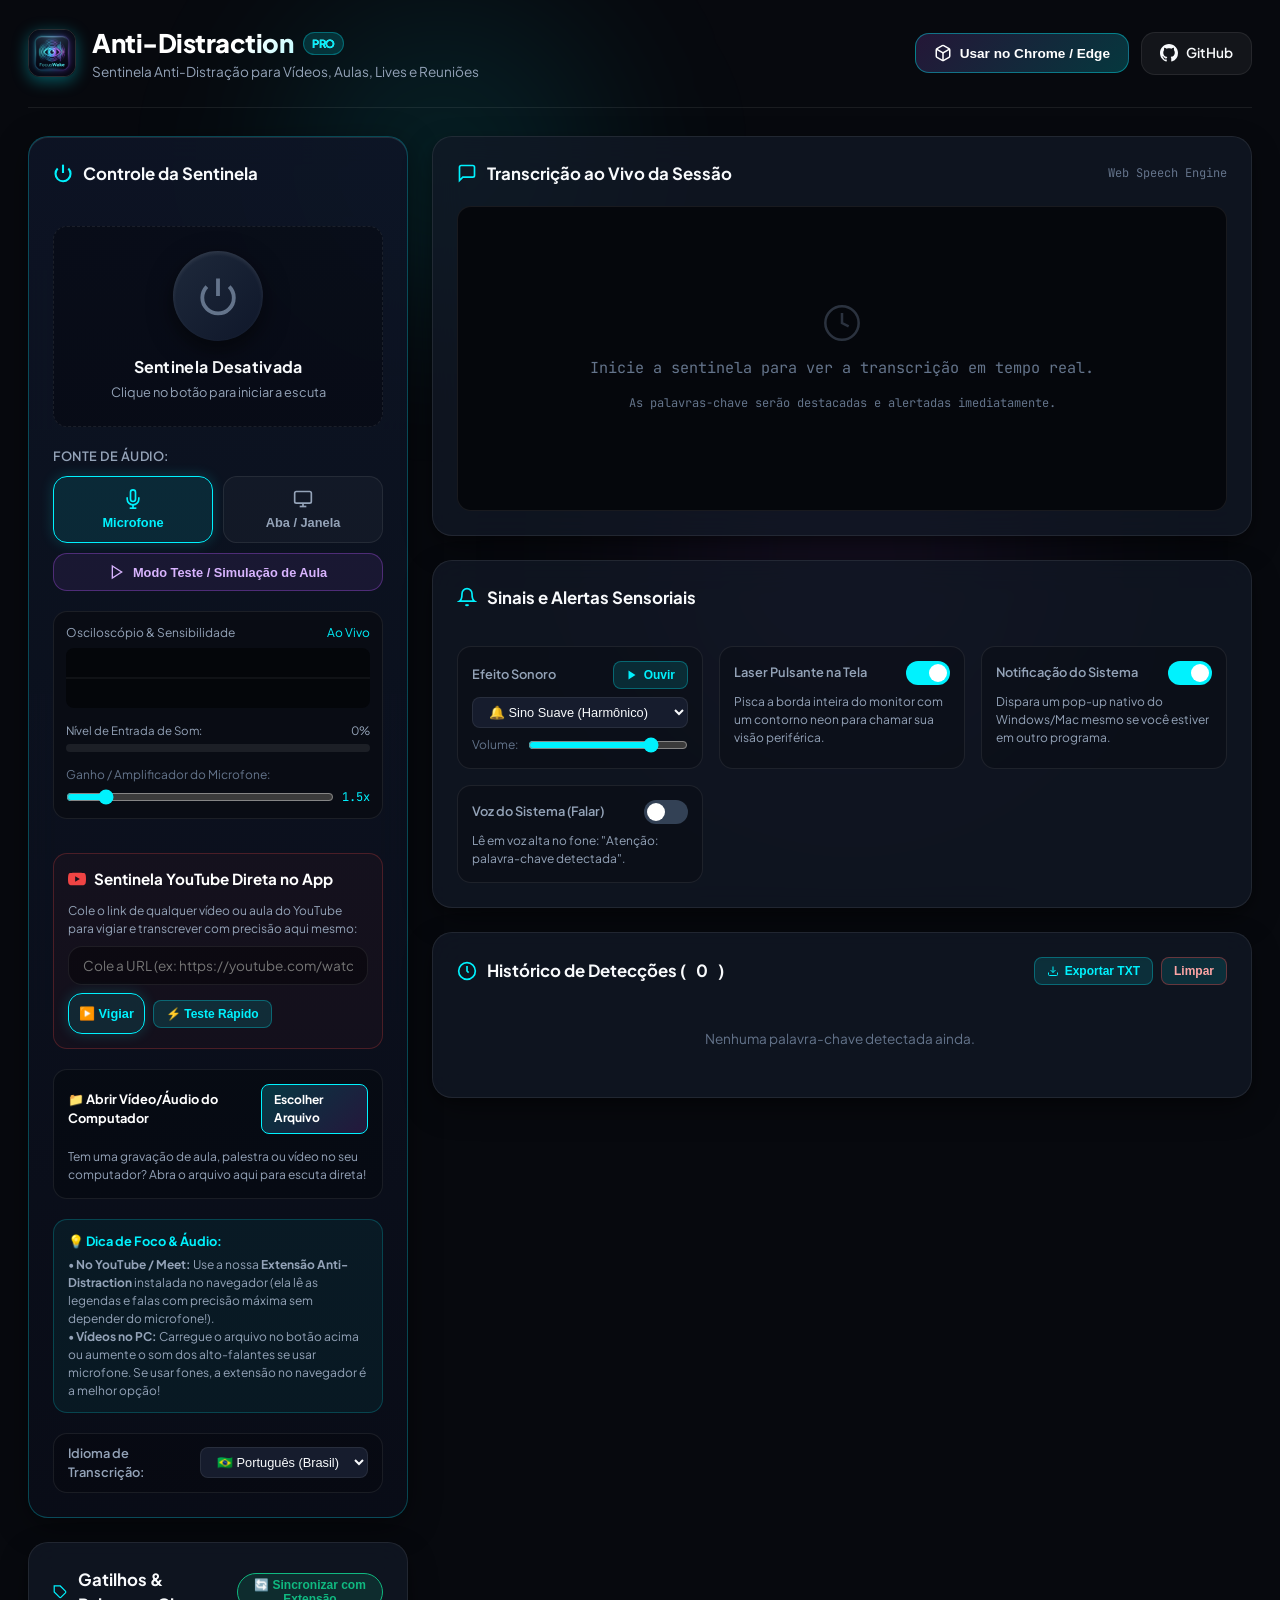
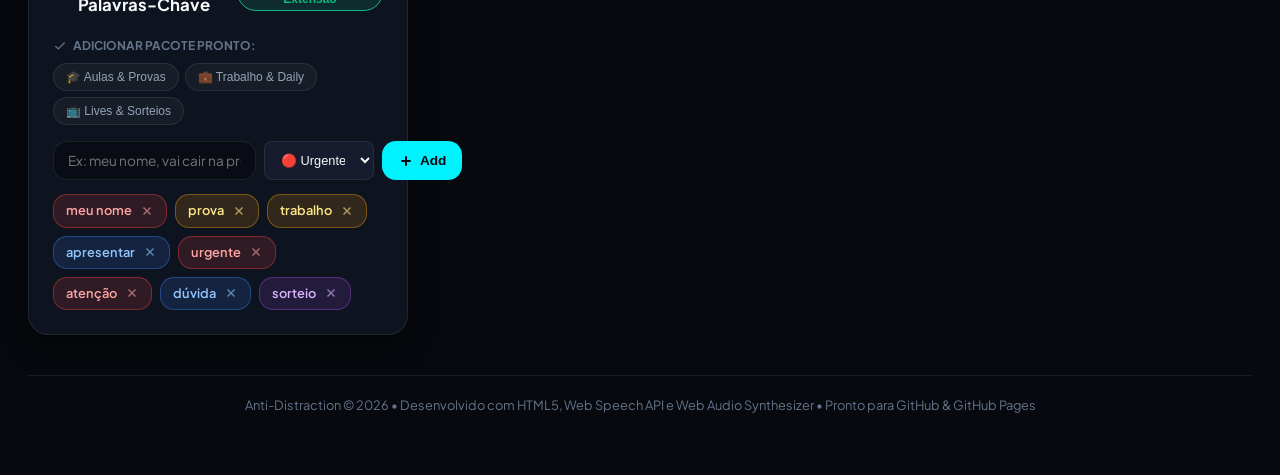
<file: index.html>
<!DOCTYPE html>
<html lang="pt-BR">
<head>
  <meta charset="UTF-8">
  <meta name="viewport" content="width=device-width, initial-scale=1.0">
  <title>Anti-Distraction - Sentinela para Vídeos, Aulas e Reuniões</title>
  <meta name="description" content="Aplicativo e extensão anti-distração inteligente. Escuta e transcreve suas aulas, vídeos do YouTube, lives e reuniões, emitindo sinais sonoros e visuais quando palavras-chave são ditas.">
  <meta name="keywords" content="anti-distraction, anti-distração, foco, transcrição tempo real, aulas online, google meet, youtube alert, tdah">
  
  <!-- OpenGraph / Social -->
  <meta property="og:title" content="Anti-Distraction - Sentinela Anti-Distração">
  <meta property="og:description" content="Nunca mais perca o momento em que chamarem seu nome ou falarem sobre a prova na aula.">
  <meta property="og:type" content="website">
  
  <!-- Favicon -->
  <link rel="icon" type="image/png" href="assets/favicon.png">
  
  <!-- Stylesheets -->
  <link rel="stylesheet" href="css/style.css">
</head>
<body>

  <!-- Background decorative light mesh -->
  <div class="bg-mesh">
    <div class="mesh-circle-1"></div>
    <div class="mesh-circle-2"></div>
  </div>

  <div class="app-container">
    
    <!-- Top Header -->
    <header class="app-header">
      <div class="brand-wrapper">
        <img src="assets/logo.jpg" alt="Anti-Distraction Logo" class="brand-logo-img">
        <div class="brand-text">
          <h1>Anti-Distraction <span class="brand-badge">PRO</span></h1>
          <p>Sentinela Anti-Distração para Vídeos, Aulas, Lives e Reuniões</p>
        </div>
      </div>
      <div class="header-actions">
        <button id="btnOpenExtensionModal" class="btn-extension-badge" title="Instalar Extensão no Navegador">
          <svg width="18" height="18" viewBox="0 0 24 24" fill="none" stroke="currentColor" stroke-width="2"><path d="M21 16V8a2 2 0 0 0-1-1.73l-7-4a2 2 0 0 0-2 0l-7 4A2 2 0 0 0 3 8v8a2 2 0 0 0 1 1.73l7 4a2 2 0 0 0 2 0l7-4A2 2 0 0 0 21 16z"></path><polyline points="3.27 6.96 12 12.01 20.73 6.96"></polyline><line x1="12" y1="22.08" x2="12" y2="12"></line></svg>
          Usar no Chrome / Edge
        </button>
        <a href="https://github.com" target="_blank" rel="noopener noreferrer" class="btn-github" id="githubLink">
          <svg width="18" height="18" viewBox="0 0 24 24" fill="currentColor"><path d="M12 0C5.37 0 0 5.37 0 12c0 5.31 3.435 9.795 8.205 11.385.6.105.825-.255.825-.57 0-.285-.015-1.23-.015-2.235-3.015.555-3.795-.735-4.035-1.41-.135-.345-.72-1.41-1.23-1.695-.42-.225-1.02-.78-.015-.795.945-.015 1.62.87 1.845 1.23 1.08 1.815 2.805 1.305 3.495.99.105-.78.42-1.305.765-1.605-2.67-.3-5.46-1.335-5.46-5.925 0-1.305.465-2.385 1.23-3.225-.12-.3-.54-1.53.12-3.18 0 0 1.005-.315 3.3 1.23.96-.27 1.98-.405 3-.405s2.04.135 3 .405c2.295-1.56 3.3-1.23 3.3-1.23.66 1.65.24 2.88.12 3.18.765.84 1.23 1.905 1.23 3.225 0 4.605-2.805 5.625-5.475 5.925.435.375.81 1.095.81 2.22 0 1.605-.015 2.895-.015 3.3 0 .315.225.69.825.57A12.02 12.02 0 0024 12c0-6.63-5.37-12-12-12z"/></svg>
          GitHub
        </a>
      </div>
    </header>

    <!-- Main Dashboard Grid -->
    <main class="dashboard-grid">
      
      <!-- Left Column: Controls & Keywords -->
      <div class="left-panel">
        
        <!-- Activation Card -->
        <section class="glass-card activation-card" aria-label="Painel de Ativação">
          <div class="card-header">
            <h2 class="card-title">
              <svg width="20" height="20" viewBox="0 0 24 24" fill="none" stroke="currentColor" stroke-width="2.5"><path d="M12 2v10"></path><path d="M18.4 6.6a9 9 0 1 1-12.77.04"></path></svg>
              Controle da Sentinela
            </h2>
          </div>

          <div class="activation-toggle-box">
            <button id="powerBtn" class="btn-power" title="Ligar / Desligar Vigilância">
              <svg viewBox="0 0 24 24" fill="none" stroke="currentColor" stroke-width="2.2"><path d="M12 2v10"></path><path d="M18.4 6.6a9 9 0 1 1-12.77.04"></path></svg>
            </button>
            <div id="statusLabel" class="status-label">Sentinela Desativada</div>
            <div id="statusSubtitle" class="status-subtitle">Clique no botão para iniciar a escuta</div>
          </div>

          <!-- Source Selector -->
          <div class="source-selection">
            <span class="source-label">Fonte de Áudio:</span>
            <div class="source-buttons">
              <button id="sourceMic" class="btn-source active" title="Escutar via Microfone / Ambiente">
                <svg viewBox="0 0 24 24" fill="none" stroke="currentColor" stroke-width="2"><path d="M12 1a3 3 0 0 0-3 3v8a3 3 0 0 0 6 0V4a3 3 0 0 0-3-3z"></path><path d="M19 10v2a7 7 0 0 1-14 0v-2"></path><line x1="12" y1="19" x2="12" y2="23"></line><line x1="8" y1="23" x2="16" y2="23"></line></svg>
                Microfone
              </button>
              <button id="sourceTab" class="btn-source" title="Capturar áudio direto da aba do YouTube / Meet / Vídeo">
                <svg viewBox="0 0 24 24" fill="none" stroke="currentColor" stroke-width="2"><rect x="2" y="3" width="20" height="14" rx="2" ry="2"></rect><line x1="8" y1="21" x2="16" y2="21"></line><line x1="12" y1="17" x2="12" y2="21"></line></svg>
                Aba / Janela
              </button>
            </div>
            
            <button id="btnSimulate" class="btn-simulate" title="Testar o sistema com simulação de falas reais sem falar nada">
              <svg width="16" height="16" viewBox="0 0 24 24" fill="none" stroke="currentColor" stroke-width="2"><polygon points="5 3 19 12 5 21 5 3"></polygon></svg>
              Modo Teste / Simulação de Aula
            </button>
          </div>

          <!-- Live Audio Visualizer & VU Meter -->
          <div class="visualizer-wrapper">
            <div class="visualizer-header">
              <span>Osciloscópio & Sensibilidade</span>
              <span id="audioStatusBadge" style="color: var(--accent-cyan);">Ao Vivo</span>
            </div>
            <canvas id="visualizerCanvas" class="visualizer-canvas"></canvas>
            
            <!-- Real-time Microphone Decibel / Volume VU Meter -->
            <div class="vu-meter-container" title="Nível real de som captado pelo microfone">
              <div class="vu-label-row">
                <span>Nível de Entrada de Som:</span>
                <span id="vuLevelText">0%</span>
              </div>
              <div class="vu-track">
                <div id="vuBar" class="vu-bar" style="width: 0%;"></div>
              </div>
            </div>

            <!-- Mic Gain / Booster Slider -->
            <div class="gain-booster-row">
              <span style="font-size: 0.75rem; color: var(--text-dim);">Ganho / Amplificador do Microfone:</span>
              <div style="display: flex; align-items: center; gap: 8px;">
                <input type="range" id="gainSlider" class="range-slider" min="1" max="5" step="0.5" value="1.5">
                <span id="gainValueText" style="font-size: 0.75rem; font-family: var(--font-mono); color: var(--accent-cyan);">1.5x</span>
              </div>
            </div>
          </div>

          <!-- YouTube Direct Sentinel Player Card -->
          <div class="youtube-player-card">
            <div class="card-header" style="padding-bottom: 8px; margin-bottom: 0;">
              <h3 style="font-size: 0.95rem; font-weight: 700; color: #fff; display: flex; align-items: center; gap: 8px;">
                <svg width="18" height="18" viewBox="0 0 24 24" fill="#ef4444"><path d="M23.498 6.186a3.016 3.016 0 0 0-2.122-2.136C19.505 3.545 12 3.545 12 3.545s-7.505 0-9.377.505A3.017 3.017 0 0 0 .502 6.186C0 8.07 0 12 0 12s0 3.93.502 5.814a3.016 3.016 0 0 0 2.122 2.136c1.871.505 9.376.505 9.376.505s7.505 0 9.377-.505a3.015 3.015 0 0 0 2.122-2.136C24 15.93 24 12 24 12s0-3.93-.502-5.814zM9.545 15.568V8.432L15.818 12l-6.273 3.568z"/></svg>
                Sentinela YouTube Direta no App
              </h3>
            </div>
            <p style="font-size: 0.75rem; color: var(--text-muted); margin-top: 4px;">
              Cole o link de qualquer vídeo ou aula do YouTube para vigiar e transcrever com precisão aqui mesmo:
            </p>
            <div class="yt-input-group">
              <input type="text" id="ytUrlInput" class="input-keyword" placeholder="Cole a URL (ex: https://youtube.com/watch?v=...)">
              <button id="btnLoadYt" class="btn-source active" style="white-space: nowrap;">▶️ Vigiar</button>
              <button id="btnDemoYt" class="btn-test-sound" title="Carregar vídeo de exemplo imediatamente">⚡ Teste Rápido</button>
            </div>
            <div id="ytPlayerContainer" class="yt-player-container" style="display: none; margin-top: 10px;">
              <div id="ytIframeWrapper" style="position: relative; padding-bottom: 56.25%; height: 0; overflow: hidden; border-radius: 10px; border: 1px solid rgba(0, 242, 254, 0.3);">
                <div id="ytPlayer"></div>
              </div>
              <div id="ytStatusInfo" style="font-size: 0.8rem; color: #00f2fe; margin-top: 8px; font-family: var(--font-mono);"></div>
            </div>
          </div>

          <!-- Local Video File Player Card -->
          <div class="local-file-card">
            <div class="local-file-header">
              <span style="font-size: 0.8rem; font-weight: 700; color: #fff;">📁 Abrir Vídeo/Áudio do Computador</span>
              <label for="localFileInput" class="btn-choose-file">
                Escolher Arquivo
              </label>
              <input type="file" id="localFileInput" accept="video/*,audio/*" style="display: none;">
            </div>
            <div id="localVideoContainer" class="local-video-container" style="display: none;">
              <video id="localVideoPlayer" controls class="local-video-player"></video>
              <div id="localVideoInfo" class="local-video-info"></div>
            </div>
            <p style="font-size: 0.75rem; color: var(--text-muted); margin-top: 6px;">
              Tem uma gravação de aula, palestra ou vídeo no seu computador? Abra o arquivo aqui para escuta direta!
            </p>
          </div>

          <!-- Audio Diagnostic Notice -->
          <div class="audio-notice-box">
            <div style="display: flex; align-items: center; gap: 6px; font-weight: 700; color: #00f2fe; font-size: 0.8rem;">
              <span>💡 Dica de Foco & Áudio:</span>
            </div>
            <p style="font-size: 0.75rem; color: var(--text-muted); line-height: 1.5; margin-top: 4px;">
              • <strong>No YouTube / Meet:</strong> Use a nossa <strong>Extensão Anti-Distraction</strong> instalada no navegador (ela lê as legendas e falas com precisão máxima sem depender do microfone!).<br>
              • <strong>Vídeos no PC:</strong> Carregue o arquivo no botão acima ou aumente o som dos alto-falantes se usar microfone. Se usar fones, a extensão no navegador é a melhor opção!
            </p>
          </div>

          <!-- Language Selection -->
          <div class="language-selector">
            <label for="langSelect">Idioma de Transcrição:</label>
            <select id="langSelect" class="custom-select">
              <option value="pt-BR">🇧🇷 Português (Brasil)</option>
              <option value="en-US">🇺🇸 English (US)</option>
              <option value="es-ES">🇪🇸 Español</option>
            </select>
          </div>
        </section>

        <!-- Keyword Manager Card -->
        <section class="glass-card keywords-card" aria-label="Gerenciador de Palavras-Chave">
          <div class="card-header">
            <h2 class="card-title">
              <svg width="20" height="20" viewBox="0 0 24 24" fill="none" stroke="currentColor" stroke-width="2"><path d="M20.59 13.41l-7.17 7.17a2 2 0 0 1-2.83 0L2 12V2h10l8.59 8.59a2 2 0 0 1 0 2.82z"></path><line x1="7" y1="7" x2="7.01" y2="7"></line></svg>
              Gatilhos & Palavras-Chave
            </h2>
            <button id="btnSyncExtension" class="sync-badge-btn" title="Sincronizar palavras com a Extensão do Chrome">
              🔄 Sincronizar com Extensão
            </button>
          </div>

          <!-- Preset Packages -->
          <div class="presets-section">
            <div class="preset-title">
              <svg width="14" height="14" viewBox="0 0 24 24" fill="none" stroke="currentColor" stroke-width="2"><polyline points="20 6 9 17 4 12"></polyline></svg>
              Adicionar Pacote Pronto:
            </div>
            <div class="presets-chips">
              <button class="btn-preset" onclick="loadPreset('academic')">🎓 Aulas & Provas</button>
              <button class="btn-preset" onclick="loadPreset('meeting')">💼 Trabalho & Daily</button>
              <button class="btn-preset" onclick="loadPreset('lives')">📺 Lives & Sorteios</button>
            </div>
          </div>

          <!-- Keyword Input Row -->
          <div class="keyword-form-row">
            <input type="text" id="kwInput" class="input-keyword" placeholder="Ex: meu nome, vai cair na prova..." maxlength="40">
            <select id="kwCategory" class="custom-select" style="max-width: 110px;">
              <option value="urgent">🔴 Urgente</option>
              <option value="academic">🟡 Aula</option>
              <option value="meeting">🔵 Pauta</option>
              <option value="custom">🟣 Geral</option>
            </select>
            <button id="btnAddKw" class="btn-add-kw" title="Adicionar Palavra">
              <svg width="16" height="16" viewBox="0 0 24 24" fill="none" stroke="currentColor" stroke-width="3"><line x1="12" y1="5" x2="12" y2="19"></line><line x1="5" y1="12" x2="19" y2="12"></line></svg>
              Add
            </button>
          </div>

          <!-- Keyword Badges List -->
          <div id="keywordsList" class="keywords-list">
            <!-- Dynamically populated -->
          </div>
        </section>

      </div>

      <!-- Right Column: Live Feed, Alerts & History -->
      <div class="right-panel">
        
        <!-- Big Alert HUD (Triggered when keyword detected) -->
        <div id="alertHudBanner" class="alert-hud-banner" role="alert">
          <div class="alert-hud-left">
            <div class="alert-hud-icon">
              <svg width="24" height="24" viewBox="0 0 24 24" fill="none" stroke="currentColor" stroke-width="2.5"><path d="M10.29 3.86L1.82 18a2 2 0 0 0 1.71 3h16.94a2 2 0 0 0 1.71-3L13.71 3.86a2 2 0 0 0-3.42 0z"></path><line x1="12" y1="9" x2="12" y2="13"></line><line x1="12" y1="17" x2="12.01" y2="17"></line></svg>
            </div>
            <div class="alert-hud-details">
              <h3 id="hudKeyword">Palavra-Chave Detectada!</h3>
              <p id="hudContext">Sua atenção foi solicitada na reunião/vídeo!</p>
            </div>
          </div>
          <div class="alert-hud-actions">
            <button id="btnDismissHud" class="btn-hud-dismiss">Entendido (OK)</button>
          </div>
        </div>

        <!-- Live Transcription Feed -->
        <section class="glass-card transcription-card" aria-label="Transcrição ao Vivo">
          <div class="card-header">
            <h2 class="card-title">
              <svg width="20" height="20" viewBox="0 0 24 24" fill="none" stroke="currentColor" stroke-width="2"><path d="M21 15a2 2 0 0 1-2 2H7l-4 4V5a2 2 0 0 1 2-2h14a2 2 0 0 1 2 2z"></path></svg>
              Transcrição ao Vivo da Sessão
            </h2>
            <span style="font-size: 0.75rem; color: var(--text-dim); font-family: var(--font-mono);">Web Speech Engine</span>
          </div>

          <div id="transcriptionStream" class="transcription-stream-wrapper">
            <div id="transcriptEmptyState" class="transcript-empty-state">
              <svg width="40" height="40" viewBox="0 0 24 24" fill="none" stroke="currentColor" stroke-width="1.5"><circle cx="12" cy="12" r="10"></circle><polyline points="12 6 12 12 16 14"></polyline></svg>
              <p>Inicie a sentinela para ver a transcrição em tempo real.</p>
              <span style="font-size: 0.75rem;">As palavras-chave serão destacadas e alertadas imediatamente.</span>
            </div>
          </div>
        </section>

        <!-- Signal & Alert Configurations -->
        <section class="glass-card signal-settings-card" aria-label="Configurações de Alerta">
          <div class="card-header">
            <h2 class="card-title">
              <svg width="20" height="20" viewBox="0 0 24 24" fill="none" stroke="currentColor" stroke-width="2"><path d="M18 8A6 6 0 0 0 6 8c0 7-3 9-3 9h18s-3-2-3-9"></path><path d="M13.73 21a2 2 0 0 1-3.46 0"></path></svg>
              Sinais e Alertas Sensoriais
            </h2>
          </div>

          <div class="settings-grid">
            
            <!-- Sound selector & volume -->
            <div class="setting-item">
              <div class="setting-label">
                <span>Efeito Sonoro</span>
                <button id="btnTestSound" class="btn-test-sound">
                  <svg width="12" height="12" viewBox="0 0 24 24" fill="currentColor"><polygon points="5 3 19 12 5 21 5 3"></polygon></svg>
                  Ouvir
                </button>
              </div>
              <select id="soundSelect" class="custom-select">
                <option value="chime">🔔 Sino Suave (Harmônico)</option>
                <option value="sonar">📡 Radar Sonar (Frequência)</option>
                <option value="scifi">⚡ Sci-Fi Pulse (Moderno)</option>
                <option value="buzzer">🚨 Despertador (Impossível perder)</option>
              </select>
              <div class="range-slider-row">
                <span style="font-size: 0.75rem; color: var(--text-dim);">Volume:</span>
                <input type="range" id="volumeSlider" class="range-slider" min="0" max="1" step="0.05" value="0.8">
              </div>
            </div>

            <!-- Visual Flash -->
            <div class="setting-item">
              <div class="setting-label">
                <span>Laser Pulsante na Tela</span>
                <label class="switch">
                  <input type="checkbox" id="toggleVisual" checked>
                  <span class="slider-round"></span>
                </label>
              </div>
              <p style="font-size: 0.75rem; color: var(--text-muted);">
                Pisca a borda inteira do monitor com um contorno neon para chamar sua visão periférica.
              </p>
            </div>

            <!-- Desktop Notification -->
            <div class="setting-item">
              <div class="setting-label">
                <span>Notificação do Sistema</span>
                <label class="switch">
                  <input type="checkbox" id="toggleNotify" checked>
                  <span class="slider-round"></span>
                </label>
              </div>
              <p style="font-size: 0.75rem; color: var(--text-muted);">
                Dispara um pop-up nativo do Windows/Mac mesmo se você estiver em outro programa.
              </p>
            </div>

            <!-- Voice TTS -->
            <div class="setting-item">
              <div class="setting-label">
                <span>Voz do Sistema (Falar)</span>
                <label class="switch">
                  <input type="checkbox" id="toggleTTS">
                  <span class="slider-round"></span>
                </label>
              </div>
              <p style="font-size: 0.75rem; color: var(--text-muted);">
                Lê em voz alta no fone: "Atenção: palavra-chave detectada".
              </p>
            </div>

          </div>
        </section>

        <!-- Alert History & Log -->
        <section class="glass-card history-card" aria-label="Histórico de Alertas">
          <div class="card-header">
            <h2 class="card-title">
              <svg width="20" height="20" viewBox="0 0 24 24" fill="none" stroke="currentColor" stroke-width="2"><circle cx="12" cy="12" r="10"></circle><polyline points="12 6 12 12 14 14"></polyline></svg>
              Histórico de Detecções (<span id="alertCount">0</span>)
            </h2>
            <div style="display: flex; gap: 8px;">
              <button id="btnExportHistory" class="btn-test-sound">
                <svg width="12" height="12" viewBox="0 0 24 24" fill="none" stroke="currentColor" stroke-width="2"><path d="M21 15v4a2 2 0 0 1-2 2H5a2 2 0 0 1-2-2v-4"></path><polyline points="7 10 12 15 17 10"></polyline><line x1="12" y1="15" x2="12" y2="3"></line></svg>
                Exportar TXT
              </button>
              <button id="btnClearHistory" class="btn-test-sound" style="border-color: rgba(239, 68, 68, 0.4); color: #fca5a5;">
                Limpar
              </button>
            </div>
          </div>

          <div id="historyList" class="history-list">
            <!-- Dynamically populated -->
          </div>
        </section>

      </div>
    </main>

    <!-- Footer -->
    <footer class="app-footer">
      <p>Anti-Distraction &copy; 2026 &bull; Desenvolvido com HTML5, Web Speech API e Web Audio Synthesizer &bull; Pronto para GitHub &amp; GitHub Pages</p>
    </footer>

  </div>

  <!-- Extension Guide Modal -->
  <div id="extModal" class="modal-overlay" role="dialog" aria-modal="true" aria-labelledby="modalTitle">
    <div class="modal-content">
      <button id="btnCloseExtModal" class="modal-close-btn" aria-label="Fechar">&times;</button>
      <div style="display: flex; align-items: center; gap: 12px; margin-bottom: 12px;">
        <img src="assets/favicon.png" width="32" height="32" alt="Icon">
        <h2 id="modalTitle" style="font-size: 1.3rem; font-weight: 800;">Como usar como Extensão no Chrome / Edge</h2>
      </div>
      <p style="color: var(--text-muted); font-size: 0.85rem; line-height: 1.6;">
        Além de usar este Web App diretamente no navegador, este projeto já inclui a <strong>Extensão Oficial Manifest V3</strong> pronta na pasta <code>extension/</code> para você instalar no seu Chrome ou Edge em 30 segundos:
      </p>

      <div class="step-card">
        <div class="step-number">1</div>
        <div>
          <div style="font-weight: 700; font-size: 0.9rem;">Abra a tela de extensões do seu navegador:</div>
          <div class="code-box">chrome://extensions</div>
        </div>
      </div>

      <div class="step-card">
        <div class="step-number">2</div>
        <div>
          <div style="font-weight: 700; font-size: 0.9rem;">Ative o "Modo do desenvolvedor"</div>
          <p style="font-size: 0.8rem; color: var(--text-muted); margin-top: 4px;">Fica no canto superior direito da tela de extensões.</p>
        </div>
      </div>

      <div class="step-card">
        <div class="step-number">3</div>
        <div>
          <div style="font-weight: 700; font-size: 0.9rem;">Clique em "Carregar sem compactação" (Load unpacked)</div>
          <p style="font-size: 0.8rem; color: var(--text-muted); margin-top: 4px;">Selecione a pasta <code>extension/</code> deste repositório. Pronto! O ícone do Anti-Distraction estará na barra do navegador!</p>
        </div>
      </div>

      <div style="margin-top: 20px; text-align: right;">
        <button class="btn-add-kw" onclick="document.getElementById('extModal').classList.remove('active')" style="margin-left: auto;">
          Entendido!
        </button>
      </div>
    </div>
  </div>

  <!-- Scripts -->
  <script src="js/app.js"></script>
</body>
</html>
</file>
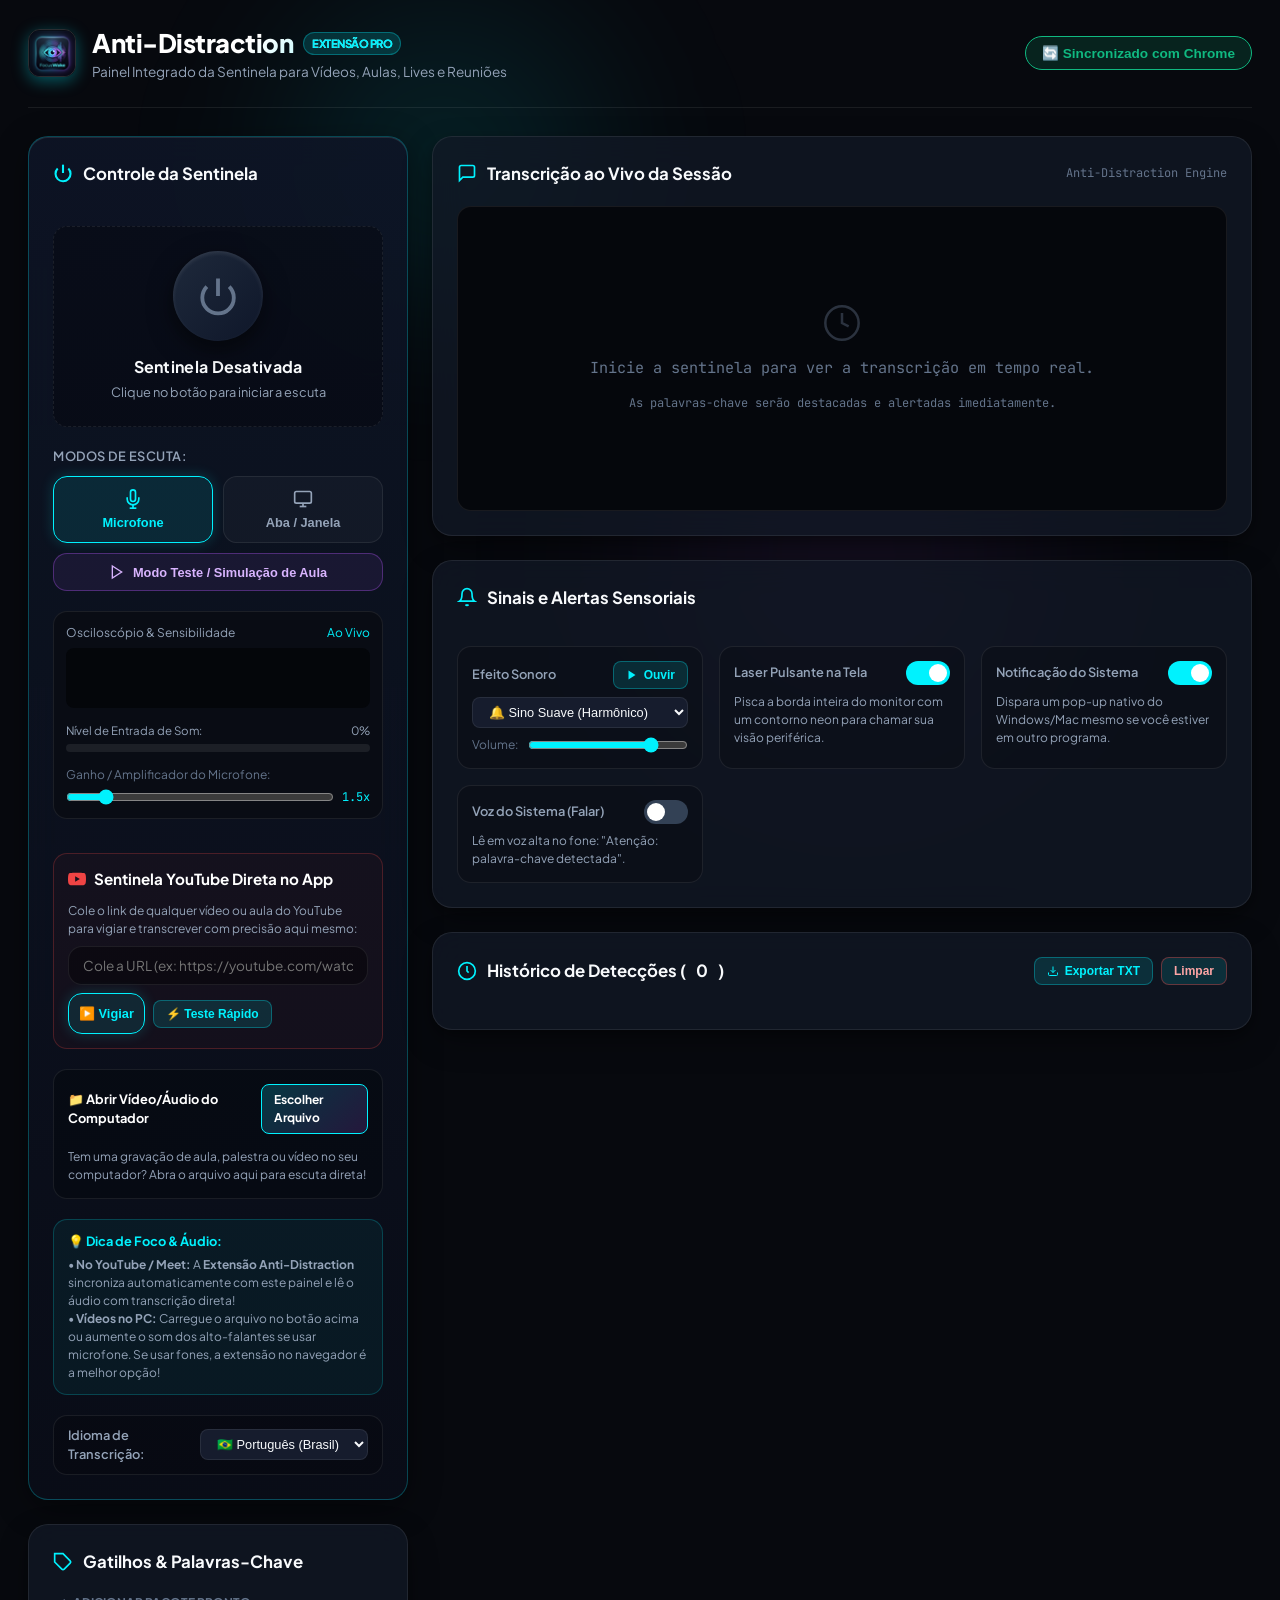
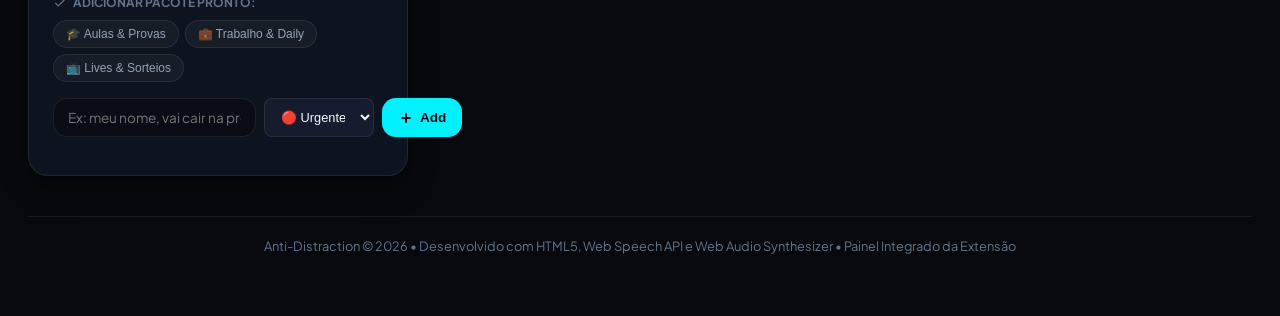
<file: extension/dashboard.html>
<!DOCTYPE html>
<html lang="pt-BR">
<head>
  <meta charset="UTF-8">
  <meta name="viewport" content="width=device-width, initial-scale=1.0">
  <title>Anti-Distraction - Dashboard Completo</title>
  <link rel="icon" type="image/png" href="icons/icon32.png">
  <link rel="stylesheet" href="dashboard.css">
</head>
<body>

  <!-- Background decorative light mesh -->
  <div class="bg-mesh">
    <div class="mesh-circle-1"></div>
    <div class="mesh-circle-2"></div>
  </div>

  <div class="app-container">
    
    <!-- Top Header -->
    <header class="app-header">
      <div class="brand-wrapper">
        <img src="icons/icon48.png" alt="Anti-Distraction Logo" class="brand-logo-img">
        <div class="brand-text">
          <h1>Anti-Distraction <span class="brand-badge">EXTENSÃO PRO</span></h1>
          <p>Painel Integrado da Sentinela para Vídeos, Aulas, Lives e Reuniões</p>
        </div>
      </div>
      <div class="header-actions">
        <button id="btnSyncExtension" class="sync-badge-btn" style="padding: 8px 16px; font-size: 0.85rem;" title="Sincronizar dados com o armazenamento local da extensão">
          🔄 Sincronizado com Chrome
        </button>
      </div>
    </header>

    <!-- Main Dashboard Grid -->
    <main class="dashboard-grid">
      
      <!-- Left Column: Controls & Keywords -->
      <div class="left-panel">
        
        <!-- Activation Card -->
        <section class="glass-card activation-card" aria-label="Painel de Ativação">
          <div class="card-header">
            <h2 class="card-title">
              <svg width="20" height="20" viewBox="0 0 24 24" fill="none" stroke="currentColor" stroke-width="2.5"><path d="M12 2v10"></path><path d="M18.4 6.6a9 9 0 1 1-12.77.04"></path></svg>
              Controle da Sentinela
            </h2>
          </div>

          <div class="activation-toggle-box">
            <button id="powerBtn" class="btn-power" title="Ligar / Desligar Vigilância">
              <svg viewBox="0 0 24 24" fill="none" stroke="currentColor" stroke-width="2.2"><path d="M12 2v10"></path><path d="M18.4 6.6a9 9 0 1 1-12.77.04"></path></svg>
            </button>
            <div id="statusLabel" class="status-label">Sentinela Desativada</div>
            <div id="statusSubtitle" class="status-subtitle">Clique no botão para iniciar a escuta</div>
          </div>

          <!-- Source Selector -->
          <div class="source-selection">
            <span class="source-label">Modos de Escuta:</span>
            <div class="source-buttons">
              <button id="sourceMic" class="btn-source active" title="Escutar via Microfone / Ambiente">
                <svg viewBox="0 0 24 24" fill="none" stroke="currentColor" stroke-width="2"><path d="M12 1a3 3 0 0 0-3 3v8a3 3 0 0 0 6 0V4a3 3 0 0 0-3-3z"></path><path d="M19 10v2a7 7 0 0 1-14 0v-2"></path><line x1="12" y1="19" x2="12" y2="23"></line><line x1="8" y1="23" x2="16" y2="23"></line></svg>
                Microfone
              </button>
              <button id="sourceTab" class="btn-source" title="Capturar áudio direto da aba do YouTube / Meet / Vídeo">
                <svg viewBox="0 0 24 24" fill="none" stroke="currentColor" stroke-width="2"><rect x="2" y="3" width="20" height="14" rx="2" ry="2"></rect><line x1="8" y1="21" x2="16" y2="21"></line><line x1="12" y1="17" x2="12" y2="21"></line></svg>
                Aba / Janela
              </button>
            </div>
            
            <button id="btnSimulate" class="btn-simulate" title="Testar o sistema com simulação de falas reais sem falar nada">
              <svg width="16" height="16" viewBox="0 0 24 24" fill="none" stroke="currentColor" stroke-width="2"><polygon points="5 3 19 12 5 21 5 3"></polygon></svg>
              Modo Teste / Simulação de Aula
            </button>
          </div>

          <!-- Live Audio Visualizer & VU Meter -->
          <div class="visualizer-wrapper">
            <div class="visualizer-header">
              <span>Osciloscópio & Sensibilidade</span>
              <span id="audioStatusBadge" style="color: var(--accent-cyan);">Ao Vivo</span>
            </div>
            <canvas id="visualizerCanvas" class="visualizer-canvas"></canvas>
            
            <!-- Real-time Microphone Decibel / Volume VU Meter -->
            <div class="vu-meter-container" title="Nível real de som captado pelo microfone">
              <div class="vu-label-row">
                <span>Nível de Entrada de Som:</span>
                <span id="vuLevelText">0%</span>
              </div>
              <div class="vu-track">
                <div id="vuBar" class="vu-bar" style="width: 0%;"></div>
              </div>
            </div>

            <!-- Mic Gain / Booster Slider -->
            <div class="gain-booster-row">
              <span style="font-size: 0.75rem; color: var(--text-dim);">Ganho / Amplificador do Microfone:</span>
              <div style="display: flex; align-items: center; gap: 8px;">
                <input type="range" id="gainSlider" class="range-slider" min="1" max="5" step="0.5" value="1.5">
                <span id="gainValueText" style="font-size: 0.75rem; font-family: var(--font-mono); color: var(--accent-cyan);">1.5x</span>
              </div>
            </div>
          </div>

          <!-- YouTube Direct Sentinel Player Card -->
          <div class="youtube-player-card">
            <div class="card-header" style="padding-bottom: 8px; margin-bottom: 0;">
              <h3 style="font-size: 0.95rem; font-weight: 700; color: #fff; display: flex; align-items: center; gap: 8px;">
                <svg width="18" height="18" viewBox="0 0 24 24" fill="#ef4444"><path d="M23.498 6.186a3.016 3.016 0 0 0-2.122-2.136C19.505 3.545 12 3.545 12 3.545s-7.505 0-9.377.505A3.017 3.017 0 0 0 .502 6.186C0 8.07 0 12 0 12s0 3.93.502 5.814a3.016 3.016 0 0 0 2.122 2.136c1.871.505 9.376.505 9.376.505s7.505 0 9.377-.505a3.015 3.015 0 0 0 2.122-2.136C24 15.93 24 12 24 12s0-3.93-.502-5.814zM9.545 15.568V8.432L15.818 12l-6.273 3.568z"/></svg>
                Sentinela YouTube Direta no App
              </h3>
            </div>
            <p style="font-size: 0.75rem; color: var(--text-muted); margin-top: 4px;">
              Cole o link de qualquer vídeo ou aula do YouTube para vigiar e transcrever com precisão aqui mesmo:
            </p>
            <div class="yt-input-group">
              <input type="text" id="ytUrlInput" class="input-keyword" placeholder="Cole a URL (ex: https://youtube.com/watch?v=...)">
              <button id="btnLoadYt" class="btn-source active" style="white-space: nowrap;">▶️ Vigiar</button>
              <button id="btnDemoYt" class="btn-test-sound" title="Carregar vídeo de exemplo imediatamente">⚡ Teste Rápido</button>
            </div>
            <div id="ytPlayerContainer" class="yt-player-container" style="display: none; margin-top: 10px;">
              <div id="ytIframeWrapper" style="position: relative; padding-bottom: 56.25%; height: 0; overflow: hidden; border-radius: 10px; border: 1px solid rgba(0, 242, 254, 0.3);">
                <div id="ytPlayer"></div>
              </div>
              <div id="ytStatusInfo" style="font-size: 0.8rem; color: #00f2fe; margin-top: 8px; font-family: var(--font-mono);"></div>
            </div>
          </div>

          <!-- Local Video File Player Card -->
          <div class="local-file-card">
            <div class="local-file-header">
              <span style="font-size: 0.8rem; font-weight: 700; color: #fff;">📁 Abrir Vídeo/Áudio do Computador</span>
              <label for="localFileInput" class="btn-choose-file">
                Escolher Arquivo
              </label>
              <input type="file" id="localFileInput" accept="video/*,audio/*" style="display: none;">
            </div>
            <div id="localVideoContainer" class="local-video-container" style="display: none;">
              <video id="localVideoPlayer" controls class="local-video-player"></video>
              <div id="localVideoInfo" class="local-video-info"></div>
            </div>
            <p style="font-size: 0.75rem; color: var(--text-muted); margin-top: 6px;">
              Tem uma gravação de aula, palestra ou vídeo no seu computador? Abra o arquivo aqui para escuta direta!
            </p>
          </div>

          <!-- Audio Diagnostic Notice -->
          <div class="audio-notice-box">
            <div style="display: flex; align-items: center; gap: 6px; font-weight: 700; color: #00f2fe; font-size: 0.8rem;">
              <span>💡 Dica de Foco & Áudio:</span>
            </div>
            <p style="font-size: 0.75rem; color: var(--text-muted); line-height: 1.5; margin-top: 4px;">
              • <strong>No YouTube / Meet:</strong> A <strong>Extensão Anti-Distraction</strong> sincroniza automaticamente com este painel e lê o áudio com transcrição direta!<br>
              • <strong>Vídeos no PC:</strong> Carregue o arquivo no botão acima ou aumente o som dos alto-falantes se usar microfone. Se usar fones, a extensão no navegador é a melhor opção!
            </p>
          </div>

          <!-- Language Selection -->
          <div class="language-selector">
            <label for="langSelect">Idioma de Transcrição:</label>
            <select id="langSelect" class="custom-select">
              <option value="pt-BR">🇧🇷 Português (Brasil)</option>
              <option value="en-US">🇺🇸 English (US)</option>
              <option value="es-ES">🇪🇸 Español</option>
            </select>
          </div>
        </section>

        <!-- Keyword Manager Card -->
        <section class="glass-card keywords-card" aria-label="Gerenciador de Palavras-Chave">
          <div class="card-header">
            <h2 class="card-title">
              <svg width="20" height="20" viewBox="0 0 24 24" fill="none" stroke="currentColor" stroke-width="2"><path d="M20.59 13.41l-7.17 7.17a2 2 0 0 1-2.83 0L2 12V2h10l8.59 8.59a2 2 0 0 1 0 2.82z"></path><line x1="7" y1="7" x2="7.01" y2="7"></line></svg>
              Gatilhos & Palavras-Chave
            </h2>
          </div>

          <!-- Preset Packages -->
          <div class="presets-section">
            <div class="preset-title">
              <svg width="14" height="14" viewBox="0 0 24 24" fill="none" stroke="currentColor" stroke-width="2"><polyline points="20 6 9 17 4 12"></polyline></svg>
              Adicionar Pacote Pronto:
            </div>
            <div class="presets-chips">
              <button class="btn-preset" onclick="loadPreset('academic')">🎓 Aulas & Provas</button>
              <button class="btn-preset" onclick="loadPreset('meeting')">💼 Trabalho & Daily</button>
              <button class="btn-preset" onclick="loadPreset('lives')">📺 Lives & Sorteios</button>
            </div>
          </div>

          <!-- Keyword Input Row -->
          <div class="keyword-form-row">
            <input type="text" id="kwInput" class="input-keyword" placeholder="Ex: meu nome, vai cair na prova..." maxlength="40">
            <select id="kwCategory" class="custom-select" style="max-width: 110px;">
              <option value="urgent">🔴 Urgente</option>
              <option value="academic">🟡 Aula</option>
              <option value="meeting">🔵 Pauta</option>
              <option value="custom">🟣 Geral</option>
            </select>
            <button id="btnAddKw" class="btn-add-kw" title="Adicionar Palavra">
              <svg width="16" height="16" viewBox="0 0 24 24" fill="none" stroke="currentColor" stroke-width="3"><line x1="12" y1="5" x2="12" y2="19"></line><line x1="5" y1="12" x2="19" y2="12"></line></svg>
              Add
            </button>
          </div>

          <!-- Keyword Badges List -->
          <div id="keywordsList" class="keywords-list">
            <!-- Dynamically populated -->
          </div>
        </section>

      </div>

      <!-- Right Column: Live Feed, Alerts & History -->
      <div class="right-panel">
        
        <!-- Big Alert HUD (Triggered when keyword detected) -->
        <div id="alertHudBanner" class="alert-hud-banner" role="alert">
          <div class="alert-hud-left">
            <div class="alert-hud-icon">
              <svg width="24" height="24" viewBox="0 0 24 24" fill="none" stroke="currentColor" stroke-width="2.5"><path d="M10.29 3.86L1.82 18a2 2 0 0 0 1.71 3h16.94a2 2 0 0 0 1.71-3L13.71 3.86a2 2 0 0 0-3.42 0z"></path><line x1="12" y1="9" x2="12" y2="13"></line><line x1="12" y1="17" x2="12.01" y2="17"></line></svg>
            </div>
            <div class="alert-hud-details">
              <h3 id="hudKeyword">Palavra-Chave Detectada!</h3>
              <p id="hudContext">Sua atenção foi solicitada na reunião/vídeo!</p>
            </div>
          </div>
          <div class="alert-hud-actions">
            <button id="btnDismissHud" class="btn-hud-dismiss">Entendido (OK)</button>
          </div>
        </div>

        <!-- Live Transcription Feed -->
        <section class="glass-card transcription-card" aria-label="Transcrição ao Vivo">
          <div class="card-header">
            <h2 class="card-title">
              <svg width="20" height="20" viewBox="0 0 24 24" fill="none" stroke="currentColor" stroke-width="2"><path d="M21 15a2 2 0 0 1-2 2H7l-4 4V5a2 2 0 0 1 2-2h14a2 2 0 0 1 2 2z"></path></svg>
              Transcrição ao Vivo da Sessão
            </h2>
            <span style="font-size: 0.75rem; color: var(--text-dim); font-family: var(--font-mono);">Anti-Distraction Engine</span>
          </div>

          <div id="transcriptionStream" class="transcription-stream-wrapper">
            <div id="transcriptEmptyState" class="transcript-empty-state">
              <svg width="40" height="40" viewBox="0 0 24 24" fill="none" stroke="currentColor" stroke-width="1.5"><circle cx="12" cy="12" r="10"></circle><polyline points="12 6 12 12 16 14"></polyline></svg>
              <p>Inicie a sentinela para ver a transcrição em tempo real.</p>
              <span style="font-size: 0.75rem;">As palavras-chave serão destacadas e alertadas imediatamente.</span>
            </div>
          </div>
        </section>

        <!-- Signal & Alert Configurations -->
        <section class="glass-card signal-settings-card" aria-label="Configurações de Alerta">
          <div class="card-header">
            <h2 class="card-title">
              <svg width="20" height="20" viewBox="0 0 24 24" fill="none" stroke="currentColor" stroke-width="2"><path d="M18 8A6 6 0 0 0 6 8c0 7-3 9-3 9h18s-3-2-3-9"></path><path d="M13.73 21a2 2 0 0 1-3.46 0"></path></svg>
              Sinais e Alertas Sensoriais
            </h2>
          </div>

          <div class="settings-grid">
            
            <!-- Sound selector & volume -->
            <div class="setting-item">
              <div class="setting-label">
                <span>Efeito Sonoro</span>
                <button id="btnTestSound" class="btn-test-sound">
                  <svg width="12" height="12" viewBox="0 0 24 24" fill="currentColor"><polygon points="5 3 19 12 5 21 5 3"></polygon></svg>
                  Ouvir
                </button>
              </div>
              <select id="soundSelect" class="custom-select">
                <option value="chime">🔔 Sino Suave (Harmônico)</option>
                <option value="sonar">📡 Radar Sonar (Frequência)</option>
                <option value="scifi">⚡ Sci-Fi Pulse (Moderno)</option>
                <option value="buzzer">🚨 Despertador (Impossível perder)</option>
              </select>
              <div class="range-slider-row">
                <span style="font-size: 0.75rem; color: var(--text-dim);">Volume:</span>
                <input type="range" id="volumeSlider" class="range-slider" min="0" max="1" step="0.05" value="0.8">
              </div>
            </div>

            <!-- Visual Flash -->
            <div class="setting-item">
              <div class="setting-label">
                <span>Laser Pulsante na Tela</span>
                <label class="switch">
                  <input type="checkbox" id="toggleVisual" checked>
                  <span class="slider-round"></span>
                </label>
              </div>
              <p style="font-size: 0.75rem; color: var(--text-muted);">
                Pisca a borda inteira do monitor com um contorno neon para chamar sua visão periférica.
              </p>
            </div>

            <!-- Desktop Notification -->
            <div class="setting-item">
              <div class="setting-label">
                <span>Notificação do Sistema</span>
                <label class="switch">
                  <input type="checkbox" id="toggleNotify" checked>
                  <span class="slider-round"></span>
                </label>
              </div>
              <p style="font-size: 0.75rem; color: var(--text-muted);">
                Dispara um pop-up nativo do Windows/Mac mesmo se você estiver em outro programa.
              </p>
            </div>

            <!-- Voice TTS -->
            <div class="setting-item">
              <div class="setting-label">
                <span>Voz do Sistema (Falar)</span>
                <label class="switch">
                  <input type="checkbox" id="toggleTTS">
                  <span class="slider-round"></span>
                </label>
              </div>
              <p style="font-size: 0.75rem; color: var(--text-muted);">
                Lê em voz alta no fone: "Atenção: palavra-chave detectada".
              </p>
            </div>

          </div>
        </section>

        <!-- Alert History & Log -->
        <section class="glass-card history-card" aria-label="Histórico de Alertas">
          <div class="card-header">
            <h2 class="card-title">
              <svg width="20" height="20" viewBox="0 0 24 24" fill="none" stroke="currentColor" stroke-width="2"><circle cx="12" cy="12" r="10"></circle><polyline points="12 6 12 12 14 14"></polyline></svg>
              Histórico de Detecções (<span id="alertCount">0</span>)
            </h2>
            <div style="display: flex; gap: 8px;">
              <button id="btnExportHistory" class="btn-test-sound">
                <svg width="12" height="12" viewBox="0 0 24 24" fill="none" stroke="currentColor" stroke-width="2"><path d="M21 15v4a2 2 0 0 1-2 2H5a2 2 0 0 1-2-2v-4"></path><polyline points="7 10 12 15 17 10"></polyline><line x1="12" y1="15" x2="12" y2="3"></line></svg>
                Exportar TXT
              </button>
              <button id="btnClearHistory" class="btn-test-sound" style="border-color: rgba(239, 68, 68, 0.4); color: #fca5a5;">
                Limpar
              </button>
            </div>
          </div>

          <div id="historyList" class="history-list">
            <!-- Dynamically populated -->
          </div>
        </section>

      </div>
    </main>

    <!-- Footer -->
    <footer class="app-footer">
      <p>Anti-Distraction &copy; 2026 &bull; Desenvolvido com HTML5, Web Speech API e Web Audio Synthesizer &bull; Painel Integrado da Extensão</p>
    </footer>

  </div>

  <!-- Scripts -->
  <script src="dashboard.js"></script>
</body>
</html>
</file>
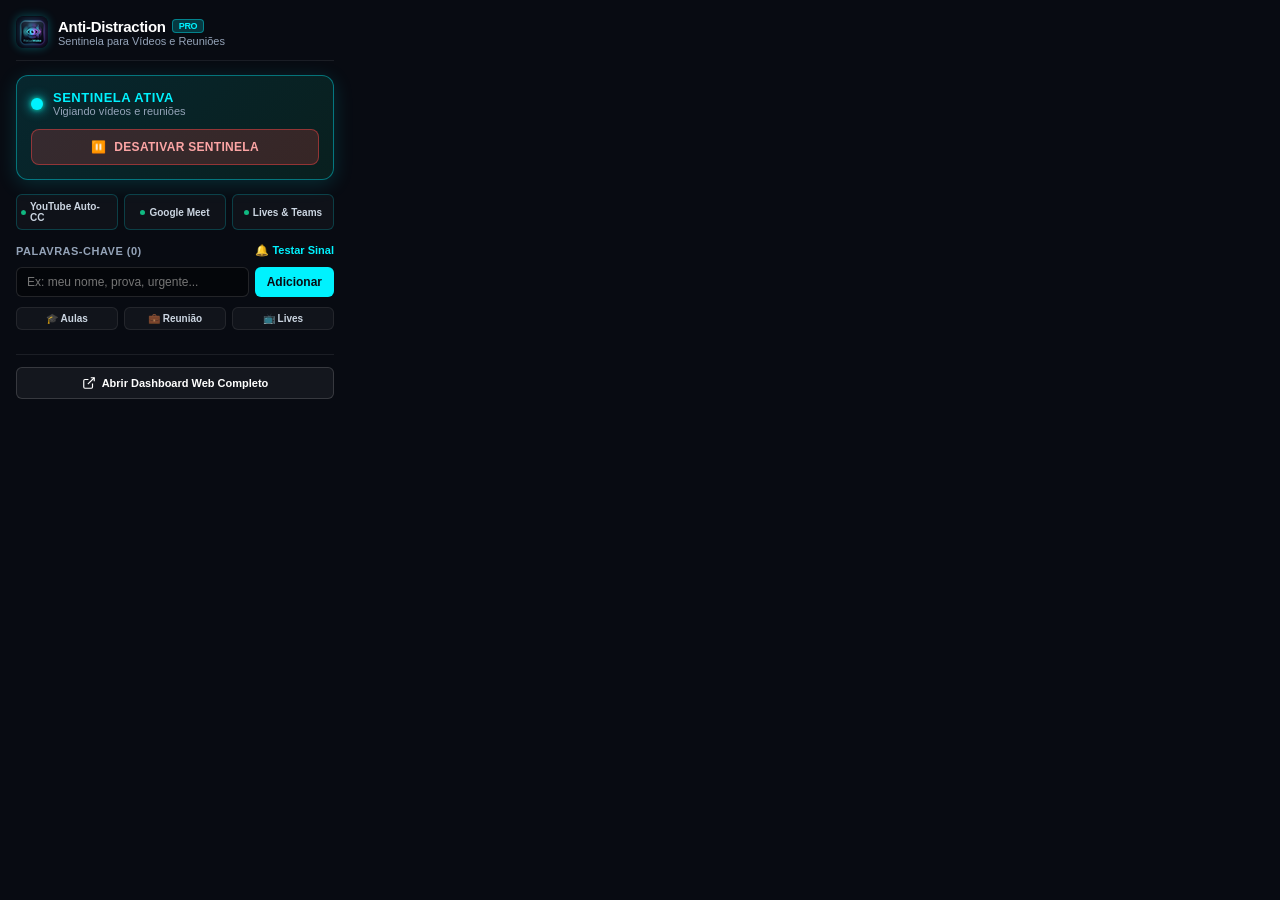
<file: extension/popup.html>
<!DOCTYPE html>
<html lang="pt-BR">
<head>
  <meta charset="UTF-8">
  <title>Anti-Distraction - Painel da Extensão</title>
  <link rel="stylesheet" href="popup.css">
</head>
<body>
  <div class="popup-container">
    
    <!-- Top Header -->
    <header class="popup-header">
      <div class="brand">
        <img src="icons/icon32.png" alt="Logo" class="logo">
        <div>
          <div class="title">Anti-Distraction <span class="badge">PRO</span></div>
          <div class="subtitle">Sentinela para Vídeos e Reuniões</div>
        </div>
      </div>
    </header>

    <!-- BIG MASTER ON / OFF TOGGLE CARD -->
    <div id="masterPowerCard" class="master-power-card active">
      <div class="power-status-row">
        <div class="power-indicator-dot"></div>
        <div class="power-status-info">
          <div id="powerTitle" class="power-title">SENTINELA ATIVA</div>
          <div id="powerSubtitle" class="power-sub">Vigiando vídeos e reuniões</div>
        </div>
      </div>
      <button id="btnTogglePower" class="btn-master-toggle">
        <span id="btnToggleIcon">⏸️</span>
        <span id="btnToggleText">DESATIVAR SENTINELA</span>
      </button>
    </div>

    <!-- Supported Platforms Quick Status -->
    <div class="platform-strip">
      <div class="platform-item active" title="Ativa legendas automaticamente para escutar">
        <span class="p-dot"></span> YouTube Auto-CC
      </div>
      <div class="platform-item active" title="Lê legendas no Google Meet">
        <span class="p-dot"></span> Google Meet
      </div>
      <div class="platform-item active" title="Funciona em qualquer aba com vídeo ou live">
        <span class="p-dot"></span> Lives & Teams
      </div>
    </div>

    <!-- Keywords Section -->
    <section class="section">
      <div class="section-header">
        <span class="section-title">Palavras-Chave (<span id="kwCount">0</span>)</span>
        <button id="btnQuickTest" class="btn-test-link" title="Testar Alerta Sonoro e Visual">🔔 Testar Sinal</button>
      </div>
      
      <div class="kw-form">
        <input type="text" id="inputKw" placeholder="Ex: meu nome, prova, urgente..." maxlength="30">
        <button id="btnAdd" class="btn-add">Adicionar</button>
      </div>

      <!-- Quick Preset Buttons -->
      <div class="quick-presets">
        <button class="btn-preset-mini" data-preset="academic">🎓 Aulas</button>
        <button class="btn-preset-mini" data-preset="meeting">💼 Reunião</button>
        <button class="btn-preset-mini" data-preset="lives">📺 Lives</button>
      </div>

      <div id="kwList" class="kw-tags">
        <!-- Dynamically rendered -->
      </div>
    </section>

    <!-- Footer Actions -->
    <footer class="popup-footer">
      <button id="btnOpenDashboard" class="btn-dashboard">
        <svg width="14" height="14" viewBox="0 0 24 24" fill="none" stroke="currentColor" stroke-width="2"><path d="M18 13v6a2 2 0 0 1-2 2H5a2 2 0 0 1-2-2V8a2 2 0 0 1 2-2h6"></path><polyline points="15 3 21 3 21 9"></polyline><line x1="10" y1="14" x2="21" y2="3"></line></svg>
        Abrir Dashboard Web Completo
      </button>
    </footer>

  </div>

  <script src="popup.js"></script>
</body>
</html>
</file>
<file: css/style.css>
/* ===================================================================
   Anti-Distraction - Design System & Modern Cyberpunk/Glassmorphic Styles
   =================================================================== */

@import url('https://fonts.googleapis.com/css2?family=Plus+Jakarta+Sans:wght@300;400;500;600;700;800&family=JetBrains+Mono:wght@400;500;600&display=swap');

:root {
  --bg-primary: #07090e;
  --bg-secondary: #0e121e;
  --bg-tertiary: #161c2d;
  --bg-card: rgba(18, 24, 38, 0.75);
  --bg-card-hover: rgba(26, 34, 54, 0.85);
  --border-subtle: rgba(255, 255, 255, 0.08);
  --border-glow: rgba(0, 242, 254, 0.3);
  
  --accent-cyan: #00f2fe;
  --accent-cyan-glow: rgba(0, 242, 254, 0.4);
  --accent-purple: #9d4edd;
  --accent-purple-glow: rgba(157, 78, 221, 0.4);
  --accent-blue: #3b82f6;
  --accent-emerald: #10b981;
  --accent-amber: #f59e0b;
  --accent-red: #ef4444;
  --accent-red-glow: rgba(239, 68, 68, 0.6);

  --text-main: #f8fafc;
  --text-muted: #94a3b8;
  --text-dim: #64748b;

  --font-sans: 'Plus Jakarta Sans', -apple-system, BlinkMacSystemFont, sans-serif;
  --font-mono: 'JetBrains Mono', monospace;

  --radius-sm: 8px;
  --radius-md: 14px;
  --radius-lg: 20px;
  --radius-full: 9999px;

  --shadow-card: 0 12px 32px -4px rgba(0, 0, 0, 0.4), 0 4px 12px -2px rgba(0, 0, 0, 0.3);
  --shadow-glow: 0 0 24px var(--accent-cyan-glow);
  --transition: all 0.25s cubic-bezier(0.16, 1, 0.3, 1);
}

/* Light / High-Contrast Theme Support if toggled */
body.alert-flashing {
  animation: screenPulse 0.8s ease-in-out infinite alternate;
}

@keyframes screenPulse {
  0% {
    box-shadow: inset 0 0 40px rgba(239, 68, 68, 0.3), 0 0 20px rgba(239, 68, 68, 0.4);
    border-color: rgba(239, 68, 68, 0.8);
  }
  100% {
    box-shadow: inset 0 0 90px rgba(239, 68, 68, 0.8), 0 0 50px rgba(239, 68, 68, 0.9);
    border-color: #ef4444;
  }
}

* {
  margin: 0;
  padding: 0;
  box-sizing: border-box;
}

html, body {
  background-color: var(--bg-primary);
  color: var(--text-main);
  font-family: var(--font-sans);
  min-height: 100vh;
  overflow-x: hidden;
  line-height: 1.5;
}

/* Background mesh glow */
.bg-mesh {
  position: fixed;
  top: 0;
  left: 0;
  width: 100vw;
  height: 100vh;
  pointer-events: none;
  z-index: 0;
  overflow: hidden;
}

.mesh-circle-1 {
  position: absolute;
  top: -10%;
  left: 15%;
  width: 500px;
  height: 500px;
  border-radius: 50%;
  background: radial-gradient(circle, rgba(0, 242, 254, 0.12) 0%, rgba(0, 0, 0, 0) 70%);
  filter: blur(60px);
  animation: floatOrb 18s ease-in-out infinite alternate;
}

.mesh-circle-2 {
  position: absolute;
  bottom: 5%;
  right: 10%;
  width: 600px;
  height: 600px;
  border-radius: 50%;
  background: radial-gradient(circle, rgba(157, 78, 221, 0.12) 0%, rgba(0, 0, 0, 0) 70%);
  filter: blur(80px);
  animation: floatOrb 22s ease-in-out infinite alternate-reverse;
}

@keyframes floatOrb {
  0% { transform: translate(0, 0) scale(1); }
  50% { transform: translate(40px, -30px) scale(1.08); }
  100% { transform: translate(-30px, 40px) scale(0.95); }
}

/* Layout Container */
.app-container {
  position: relative;
  z-index: 1;
  max-width: 1400px;
  margin: 0 auto;
  padding: 24px 28px 60px 28px;
}

/* Header */
.app-header {
  display: flex;
  align-items: center;
  justify-content: space-between;
  padding-bottom: 24px;
  border-bottom: 1px solid var(--border-subtle);
  margin-bottom: 28px;
}

.brand-wrapper {
  display: flex;
  align-items: center;
  gap: 16px;
}

.brand-logo-img {
  width: 48px;
  height: 48px;
  border-radius: 12px;
  object-fit: cover;
  box-shadow: 0 4px 16px rgba(0, 242, 254, 0.35);
  border: 1px solid rgba(255, 255, 255, 0.15);
}

.brand-text h1 {
  font-size: 1.6rem;
  font-weight: 800;
  letter-spacing: -0.5px;
  background: linear-gradient(135deg, #ffffff 40%, var(--accent-cyan) 100%);
  -webkit-background-clip: text;
  -webkit-text-fill-color: transparent;
  display: flex;
  align-items: center;
  gap: 10px;
}

.brand-badge {
  font-size: 0.7rem;
  font-weight: 700;
  text-transform: uppercase;
  padding: 2px 8px;
  border-radius: var(--radius-full);
  background: rgba(0, 242, 254, 0.15);
  color: var(--accent-cyan);
  border: 1px solid var(--border-glow);
  -webkit-text-fill-color: var(--accent-cyan);
}

.brand-text p {
  font-size: 0.85rem;
  color: var(--text-muted);
}

.header-actions {
  display: flex;
  align-items: center;
  gap: 12px;
}

.btn-github {
  display: inline-flex;
  align-items: center;
  gap: 8px;
  padding: 10px 18px;
  border-radius: var(--radius-md);
  background: rgba(255, 255, 255, 0.05);
  border: 1px solid var(--border-subtle);
  color: var(--text-main);
  text-decoration: none;
  font-size: 0.85rem;
  font-weight: 600;
  transition: var(--transition);
}

.btn-github:hover {
  background: rgba(255, 255, 255, 0.12);
  border-color: rgba(255, 255, 255, 0.25);
  transform: translateY(-2px);
}

.btn-extension-badge {
  display: inline-flex;
  align-items: center;
  gap: 8px;
  padding: 10px 18px;
  border-radius: var(--radius-md);
  background: linear-gradient(135deg, rgba(157, 78, 221, 0.2), rgba(0, 242, 254, 0.2));
  border: 1px solid rgba(0, 242, 254, 0.4);
  color: #fff;
  font-size: 0.85rem;
  font-weight: 600;
  cursor: pointer;
  transition: var(--transition);
}

.btn-extension-badge:hover {
  background: linear-gradient(135deg, rgba(157, 78, 221, 0.35), rgba(0, 242, 254, 0.35));
  box-shadow: 0 0 16px rgba(0, 242, 254, 0.3);
  transform: translateY(-2px);
}

/* Main Dashboard Grid */
.dashboard-grid {
  display: grid;
  grid-template-columns: 380px 1fr;
  gap: 24px;
}

@media (max-width: 1080px) {
  .dashboard-grid {
    grid-template-columns: 1fr;
  }
}

/* Glass Panels */
.glass-card {
  background: var(--bg-card);
  backdrop-filter: blur(16px);
  -webkit-backdrop-filter: blur(16px);
  border: 1px solid var(--border-subtle);
  border-radius: var(--radius-lg);
  padding: 24px;
  box-shadow: var(--shadow-card);
  position: relative;
  transition: var(--transition);
}

.glass-card:hover {
  border-color: rgba(255, 255, 255, 0.14);
}

.card-header {
  display: flex;
  align-items: center;
  justify-content: space-between;
  margin-bottom: 20px;
}

.card-title {
  display: flex;
  align-items: center;
  gap: 10px;
  font-size: 1.05rem;
  font-weight: 700;
  color: var(--text-main);
}

.card-title svg {
  color: var(--accent-cyan);
}

/* Primary Activation Area */
.activation-card {
  display: flex;
  flex-direction: column;
  gap: 20px;
  background: linear-gradient(180deg, rgba(14, 21, 38, 0.9) 0%, rgba(10, 14, 26, 0.8) 100%);
  border: 1px solid rgba(0, 242, 254, 0.25);
  box-shadow: 0 8px 32px rgba(0, 0, 0, 0.4), inset 0 1px 0 rgba(255, 255, 255, 0.1);
}

.activation-toggle-box {
  display: flex;
  flex-direction: column;
  align-items: center;
  text-align: center;
  padding: 24px 16px;
  border-radius: var(--radius-md);
  background: rgba(0, 0, 0, 0.3);
  border: 1px dashed var(--border-subtle);
}

.btn-power {
  position: relative;
  width: 90px;
  height: 90px;
  border-radius: 50%;
  border: none;
  background: linear-gradient(135deg, #1e293b, #0f172a);
  color: var(--text-dim);
  cursor: pointer;
  display: flex;
  align-items: center;
  justify-content: center;
  transition: all 0.35s cubic-bezier(0.175, 0.885, 0.32, 1.275);
  box-shadow: 0 8px 24px rgba(0, 0, 0, 0.5), inset 0 2px 4px rgba(255, 255, 255, 0.1);
}

.btn-power svg {
  width: 42px;
  height: 42px;
  transition: var(--transition);
}

.btn-power:hover {
  transform: scale(1.06);
  color: #fff;
  box-shadow: 0 12px 30px rgba(0, 242, 254, 0.25);
}

.btn-power.active {
  background: linear-gradient(135deg, #00f2fe, #4facfe);
  color: #07090e;
  box-shadow: 0 0 35px rgba(0, 242, 254, 0.65), 0 0 70px rgba(0, 242, 254, 0.3);
  animation: pulseGlow 2s infinite ease-in-out;
}

@keyframes pulseGlow {
  0%, 100% { box-shadow: 0 0 25px rgba(0, 242, 254, 0.5), inset 0 0 15px rgba(255, 255, 255, 0.4); }
  50% { box-shadow: 0 0 45px rgba(0, 242, 254, 0.85), inset 0 0 25px rgba(255, 255, 255, 0.8); }
}

.status-label {
  margin-top: 14px;
  font-size: 1rem;
  font-weight: 700;
  letter-spacing: 0.3px;
}

.status-subtitle {
  font-size: 0.8rem;
  color: var(--text-muted);
  margin-top: 4px;
}

/* Audio Source Selector */
.source-selection {
  display: flex;
  flex-direction: column;
  gap: 10px;
}

.source-label {
  font-size: 0.8rem;
  font-weight: 600;
  text-transform: uppercase;
  color: var(--text-muted);
  letter-spacing: 0.5px;
}

.source-buttons {
  display: grid;
  grid-template-columns: 1fr 1fr;
  gap: 10px;
}

.btn-source {
  padding: 12px 10px;
  border-radius: var(--radius-md);
  border: 1px solid var(--border-subtle);
  background: rgba(255, 255, 255, 0.03);
  color: var(--text-muted);
  font-size: 0.8rem;
  font-weight: 600;
  cursor: pointer;
  display: flex;
  flex-direction: column;
  align-items: center;
  gap: 6px;
  transition: var(--transition);
}

.btn-source:hover {
  background: rgba(255, 255, 255, 0.07);
  color: var(--text-main);
  border-color: rgba(255, 255, 255, 0.15);
}

.btn-source.active {
  background: rgba(0, 242, 254, 0.1);
  color: var(--accent-cyan);
  border-color: var(--accent-cyan);
  box-shadow: 0 0 14px rgba(0, 242, 254, 0.18);
}

.btn-source svg {
  width: 20px;
  height: 20px;
}

/* Simulation Button */
.btn-simulate {
  width: 100%;
  padding: 10px 14px;
  border-radius: var(--radius-md);
  border: 1px solid rgba(157, 78, 221, 0.4);
  background: rgba(157, 78, 221, 0.1);
  color: #d8b4fe;
  font-size: 0.8rem;
  font-weight: 600;
  cursor: pointer;
  display: flex;
  align-items: center;
  justify-content: center;
  gap: 8px;
  transition: var(--transition);
}

.btn-simulate:hover {
  background: rgba(157, 78, 221, 0.22);
  border-color: #c084fc;
}

/* Waveform Visualizer */
.visualizer-wrapper {
  background: #090c14;
  border-radius: var(--radius-md);
  padding: 12px;
  border: 1px solid var(--border-subtle);
  display: flex;
  flex-direction: column;
  gap: 6px;
}

.visualizer-header {
  display: flex;
  justify-content: space-between;
  align-items: center;
  font-size: 0.75rem;
  color: var(--text-muted);
}

.visualizer-canvas {
  width: 100%;
  height: 60px;
  border-radius: var(--radius-sm);
  background: #04060a;
}

/* Language Selection */
.language-selector {
  display: flex;
  align-items: center;
  justify-content: space-between;
  gap: 10px;
  background: rgba(0, 0, 0, 0.2);
  padding: 10px 14px;
  border-radius: var(--radius-md);
  border: 1px solid var(--border-subtle);
}

.language-selector label {
  font-size: 0.8rem;
  font-weight: 600;
  color: var(--text-muted);
}

.custom-select {
  background: var(--bg-tertiary);
  color: var(--text-main);
  border: 1px solid var(--border-subtle);
  border-radius: var(--radius-sm);
  padding: 6px 12px;
  font-size: 0.8rem;
  outline: none;
  cursor: pointer;
}

/* Keyword Manager Section */
.keywords-card {
  margin-top: 24px;
}

.keyword-form-row {
  display: flex;
  gap: 8px;
  margin-bottom: 14px;
}

.input-keyword {
  flex: 1;
  background: rgba(0, 0, 0, 0.35);
  border: 1px solid var(--border-subtle);
  border-radius: var(--radius-md);
  padding: 10px 14px;
  color: var(--text-main);
  font-family: var(--font-sans);
  font-size: 0.85rem;
  outline: none;
  transition: var(--transition);
}

.input-keyword:focus {
  border-color: var(--accent-cyan);
  box-shadow: 0 0 12px rgba(0, 242, 254, 0.2);
}

.btn-add-kw {
  padding: 10px 16px;
  border-radius: var(--radius-md);
  border: none;
  background: var(--accent-cyan);
  color: #07090e;
  font-weight: 700;
  font-size: 0.85rem;
  cursor: pointer;
  display: flex;
  align-items: center;
  gap: 6px;
  transition: var(--transition);
}

.btn-add-kw:hover {
  background: #38f9d7;
  transform: translateY(-1px);
}

/* Preset Kits */
.presets-section {
  margin-bottom: 16px;
}

.preset-title {
  font-size: 0.75rem;
  text-transform: uppercase;
  color: var(--text-dim);
  font-weight: 700;
  margin-bottom: 8px;
  display: flex;
  align-items: center;
  gap: 6px;
}

.presets-chips {
  display: flex;
  flex-wrap: wrap;
  gap: 6px;
}

.btn-preset {
  font-size: 0.75rem;
  padding: 6px 12px;
  border-radius: var(--radius-full);
  border: 1px solid var(--border-subtle);
  background: rgba(255, 255, 255, 0.04);
  color: var(--text-muted);
  cursor: pointer;
  transition: var(--transition);
}

.btn-preset:hover {
  background: rgba(0, 242, 254, 0.15);
  border-color: var(--accent-cyan);
  color: #fff;
}

/* Keyword Tags List */
.keywords-list {
  display: flex;
  flex-wrap: wrap;
  gap: 8px;
  max-height: 220px;
  overflow-y: auto;
  padding-right: 4px;
}

.kw-badge {
  display: inline-flex;
  align-items: center;
  gap: 8px;
  padding: 6px 12px;
  border-radius: var(--radius-md);
  font-size: 0.8rem;
  font-weight: 600;
  transition: var(--transition);
  animation: fadeIn 0.2s ease-out;
}

@keyframes fadeIn {
  from { opacity: 0; transform: scale(0.9); }
  to { opacity: 1; transform: scale(1); }
}

.kw-badge.cat-urgent {
  background: rgba(239, 68, 68, 0.15);
  border: 1px solid rgba(239, 68, 68, 0.4);
  color: #fca5a5;
}

.kw-badge.cat-academic {
  background: rgba(245, 158, 11, 0.15);
  border: 1px solid rgba(245, 158, 11, 0.4);
  color: #fde68a;
}

.kw-badge.cat-meeting {
  background: rgba(59, 130, 246, 0.15);
  border: 1px solid rgba(59, 130, 246, 0.4);
  color: #93c5fd;
}

.kw-badge.cat-custom {
  background: rgba(157, 78, 221, 0.15);
  border: 1px solid rgba(157, 78, 221, 0.4);
  color: #d8b4fe;
}

.kw-badge-hit {
  animation: badgeHit 0.6s ease-in-out;
}

@keyframes badgeHit {
  0% { transform: scale(1); }
  50% { transform: scale(1.18); box-shadow: 0 0 20px #ef4444; }
  100% { transform: scale(1); }
}

.kw-remove-btn {
  background: none;
  border: none;
  color: inherit;
  opacity: 0.6;
  cursor: pointer;
  display: flex;
  align-items: center;
  padding: 0;
}

.kw-remove-btn:hover {
  opacity: 1;
}

/* Alert Notification Banner (Floating HUD) */
.alert-hud-banner {
  display: none;
  background: linear-gradient(135deg, rgba(239, 68, 68, 0.95), rgba(185, 28, 28, 0.95));
  border: 2px solid #ef4444;
  border-radius: var(--radius-lg);
  padding: 18px 24px;
  margin-bottom: 24px;
  box-shadow: 0 10px 40px rgba(239, 68, 68, 0.5), 0 0 30px rgba(239, 68, 68, 0.4);
  color: #fff;
  align-items: center;
  justify-content: space-between;
  animation: slideDown 0.4s cubic-bezier(0.16, 1, 0.3, 1);
  position: relative;
  z-index: 100;
}

.alert-hud-banner.active {
  display: flex;
}

@keyframes slideDown {
  from { opacity: 0; transform: translateY(-20px) scale(0.97); }
  to { opacity: 1; transform: translateY(0) scale(1); }
}

.alert-hud-left {
  display: flex;
  align-items: center;
  gap: 16px;
}

.alert-hud-icon {
  width: 44px;
  height: 44px;
  background: rgba(255, 255, 255, 0.2);
  border-radius: 50%;
  display: flex;
  align-items: center;
  justify-content: center;
  animation: pulseIcon 1s infinite alternate;
}

@keyframes pulseIcon {
  from { transform: scale(0.95); }
  to { transform: scale(1.1); }
}

.alert-hud-details h3 {
  font-size: 1.15rem;
  font-weight: 800;
  letter-spacing: -0.2px;
}

.alert-hud-details p {
  font-size: 0.85rem;
  opacity: 0.95;
}

.alert-hud-actions {
  display: flex;
  align-items: center;
  gap: 10px;
}

.btn-hud-dismiss {
  background: rgba(0, 0, 0, 0.3);
  border: 1px solid rgba(255, 255, 255, 0.3);
  color: #fff;
  padding: 8px 16px;
  border-radius: var(--radius-md);
  font-weight: 600;
  font-size: 0.8rem;
  cursor: pointer;
  transition: var(--transition);
}

.btn-hud-dismiss:hover {
  background: rgba(0, 0, 0, 0.5);
}

/* Right Content Area */
.right-panel {
  display: flex;
  flex-direction: column;
  gap: 24px;
}

/* Live Transcription Feed */
.transcription-card {
  display: flex;
  flex-direction: column;
  height: 400px;
}

.transcription-stream-wrapper {
  flex: 1;
  background: #05070c;
  border-radius: var(--radius-md);
  border: 1px solid var(--border-subtle);
  padding: 18px;
  overflow-y: auto;
  font-family: var(--font-mono);
  font-size: 0.95rem;
  line-height: 1.7;
  color: #e2e8f0;
  display: flex;
  flex-direction: column;
  gap: 8px;
}

.transcript-empty-state {
  margin: auto;
  text-align: center;
  color: var(--text-dim);
  display: flex;
  flex-direction: column;
  align-items: center;
  gap: 12px;
}

.transcript-empty-state svg {
  opacity: 0.4;
}

.transcript-line {
  padding: 6px 10px;
  border-radius: var(--radius-sm);
  background: rgba(255, 255, 255, 0.02);
  border-left: 3px solid transparent;
  transition: var(--transition);
}

.transcript-line.has-keyword {
  background: rgba(239, 68, 68, 0.12);
  border-left-color: #ef4444;
}

.transcript-line.interim {
  color: var(--text-muted);
  font-style: italic;
  border-left-color: var(--accent-cyan);
}

.highlight-kw {
  background: rgba(239, 68, 68, 0.25);
  color: #ff6b6b;
  font-weight: 700;
  padding: 2px 6px;
  border-radius: 4px;
  border: 1px solid rgba(239, 68, 68, 0.5);
  box-shadow: 0 0 10px rgba(239, 68, 68, 0.3);
}

/* Signal Configuration Panel */
.signal-settings-card {
  display: flex;
  flex-direction: column;
  gap: 16px;
}

.settings-grid {
  display: grid;
  grid-template-columns: repeat(auto-fit, minmax(220px, 1fr));
  gap: 16px;
}

.setting-item {
  display: flex;
  flex-direction: column;
  gap: 8px;
  background: rgba(0, 0, 0, 0.2);
  padding: 14px;
  border-radius: var(--radius-md);
  border: 1px solid var(--border-subtle);
}

.setting-label {
  font-size: 0.8rem;
  font-weight: 600;
  color: var(--text-muted);
  display: flex;
  align-items: center;
  justify-content: space-between;
}

.range-slider-row {
  display: flex;
  align-items: center;
  gap: 10px;
}

.range-slider {
  flex: 1;
  accent-color: var(--accent-cyan);
  cursor: pointer;
}

.btn-test-sound {
  padding: 6px 12px;
  border-radius: var(--radius-sm);
  background: rgba(0, 242, 254, 0.12);
  border: 1px solid var(--border-glow);
  color: var(--accent-cyan);
  font-size: 0.75rem;
  font-weight: 600;
  cursor: pointer;
  transition: var(--transition);
  display: inline-flex;
  align-items: center;
  gap: 6px;
}

.btn-test-sound:hover {
  background: var(--accent-cyan);
  color: #000;
}

/* Switch toggle */
.switch {
  position: relative;
  display: inline-block;
  width: 44px;
  height: 24px;
}

.switch input {
  opacity: 0;
  width: 0;
  height: 0;
}

.slider-round {
  position: absolute;
  cursor: pointer;
  top: 0; left: 0; right: 0; bottom: 0;
  background-color: #334155;
  transition: 0.3s;
  border-radius: 34px;
}

.slider-round:before {
  position: absolute;
  content: "";
  height: 18px;
  width: 18px;
  left: 3px;
  bottom: 3px;
  background-color: white;
  transition: 0.3s;
  border-radius: 50%;
}

input:checked + .slider-round {
  background-color: var(--accent-cyan);
}

input:checked + .slider-round:before {
  transform: translateX(20px);
}

/* Timeline & Log Section */
.history-card {
  display: flex;
  flex-direction: column;
}

.history-list {
  display: flex;
  flex-direction: column;
  gap: 10px;
  max-height: 260px;
  overflow-y: auto;
  padding-right: 4px;
}

.history-item {
  display: flex;
  align-items: center;
  justify-content: space-between;
  padding: 12px 14px;
  background: rgba(255, 255, 255, 0.02);
  border-radius: var(--radius-md);
  border: 1px solid var(--border-subtle);
  font-size: 0.85rem;
  transition: var(--transition);
}

.history-item:hover {
  background: rgba(255, 255, 255, 0.05);
}

.history-meta {
  display: flex;
  align-items: center;
  gap: 10px;
}

.history-time {
  font-family: var(--font-mono);
  font-size: 0.75rem;
  color: var(--text-dim);
}

.history-kw {
  font-weight: 700;
  color: #ef4444;
  background: rgba(239, 68, 68, 0.15);
  padding: 2px 8px;
  border-radius: var(--radius-sm);
  border: 1px solid rgba(239, 68, 68, 0.3);
}

.history-snippet {
  color: var(--text-muted);
  font-size: 0.8rem;
  max-width: 50%;
  white-space: nowrap;
  overflow: hidden;
  text-overflow: ellipsis;
}

/* Extension Modal */
.modal-overlay {
  display: none;
  position: fixed;
  top: 0;
  left: 0;
  width: 100vw;
  height: 100vh;
  background: rgba(0, 0, 0, 0.75);
  backdrop-filter: blur(8px);
  z-index: 1000;
  align-items: center;
  justify-content: center;
  padding: 20px;
}

.modal-overlay.active {
  display: flex;
}

.modal-content {
  background: var(--bg-secondary);
  border: 1px solid var(--border-subtle);
  border-radius: var(--radius-lg);
  max-width: 640px;
  width: 100%;
  padding: 28px;
  box-shadow: 0 20px 50px rgba(0, 0, 0, 0.6);
  position: relative;
  animation: modalPop 0.3s cubic-bezier(0.16, 1, 0.3, 1);
}

@keyframes modalPop {
  from { opacity: 0; transform: scale(0.94); }
  to { opacity: 1; transform: scale(1); }
}

.modal-close-btn {
  position: absolute;
  top: 20px;
  right: 20px;
  background: none;
  border: none;
  color: var(--text-muted);
  font-size: 1.4rem;
  cursor: pointer;
}

.step-card {
  background: rgba(255, 255, 255, 0.03);
  border: 1px solid var(--border-subtle);
  border-radius: var(--radius-md);
  padding: 14px;
  margin-top: 12px;
  display: flex;
  gap: 12px;
}

.step-number {
  width: 28px;
  height: 28px;
  border-radius: 50%;
  background: var(--accent-cyan);
  color: #000;
  font-weight: 800;
  display: flex;
  align-items: center;
  justify-content: center;
  font-size: 0.85rem;
  flex-shrink: 0;
}

.code-box {
  background: #05070c;
  border: 1px solid var(--border-subtle);
  border-radius: var(--radius-sm);
  padding: 8px 12px;
  font-family: var(--font-mono);
  font-size: 0.8rem;
  color: var(--accent-cyan);
  margin-top: 6px;
  user-select: all;
}

/* Footer */
.app-footer {
  margin-top: 40px;
  text-align: center;
  color: var(--text-dim);
  font-size: 0.8rem;
  padding-top: 20px;
  border-top: 1px solid var(--border-subtle);
}

.app-footer a {
  color: var(--accent-cyan);
  text-decoration: none;
}

/* VU Meter & Gain Booster */
.vu-meter-container {
  margin-top: 8px;
  display: flex;
  flex-direction: column;
  gap: 4px;
}

.vu-label-row {
  display: flex;
  justify-content: space-between;
  font-size: 0.72rem;
  color: var(--text-muted);
}

.vu-track {
  width: 100%;
  height: 8px;
  background: rgba(255, 255, 255, 0.08);
  border-radius: 4px;
  overflow: hidden;
  position: relative;
}

.vu-bar {
  height: 100%;
  background: linear-gradient(90deg, #10b981 0%, #f59e0b 65%, #ef4444 100%);
  border-radius: 4px;
  transition: width 0.1s ease-out;
}

.gain-booster-row {
  margin-top: 8px;
  display: flex;
  flex-direction: column;
  gap: 4px;
}

/* Local Video File Player */
.local-file-card {
  background: rgba(0, 0, 0, 0.25);
  border: 1px solid var(--border-subtle);
  border-radius: var(--radius-md);
  padding: 14px;
  display: flex;
  flex-direction: column;
  gap: 8px;
}

.local-file-header {
  display: flex;
  align-items: center;
  justify-content: space-between;
}

.btn-choose-file {
  background: linear-gradient(135deg, rgba(0, 242, 254, 0.2), rgba(157, 78, 221, 0.2));
  border: 1px solid var(--accent-cyan);
  color: #fff;
  font-size: 0.75rem;
  font-weight: 700;
  padding: 6px 12px;
  border-radius: var(--radius-sm);
  cursor: pointer;
  transition: var(--transition);
}

.btn-choose-file:hover {
  background: var(--accent-cyan);
  color: #000;
}

.local-video-container {
  display: flex;
  flex-direction: column;
  gap: 6px;
  margin-top: 6px;
}

.local-video-player {
  width: 100%;
  max-height: 200px;
  border-radius: var(--radius-sm);
  background: #000;
  border: 1px solid var(--border-subtle);
}

.local-video-info {
  font-size: 0.75rem;
  color: var(--accent-cyan);
  font-family: var(--font-mono);
}

/* Audio Notice / Tips Box */
.audio-notice-box {
  background: rgba(0, 242, 254, 0.05);
  border: 1px solid rgba(0, 242, 254, 0.2);
  border-radius: var(--radius-md);
  padding: 12px 14px;
}

/* YouTube Direct Sentinel Card */
.youtube-player-card {
  background: rgba(239, 68, 68, 0.04);
  border: 1px solid rgba(239, 68, 68, 0.25);
  border-radius: var(--radius-md);
  padding: 14px;
  margin-top: 14px;
}

.yt-input-group {
  display: flex;
  gap: 8px;
  align-items: center;
  flex-wrap: wrap;
  margin-top: 8px;
}

.yt-input-group input {
  flex: 1;
  min-width: 220px;
}

.sync-badge-btn {
  background: rgba(16, 185, 129, 0.15);
  border: 1px solid #10b981;
  color: #10b981;
  font-size: 0.75rem;
  font-weight: 700;
  padding: 4px 10px;
  border-radius: var(--radius-full);
  cursor: pointer;
  display: inline-flex;
  align-items: center;
  gap: 6px;
  transition: var(--transition);
}

.sync-badge-btn:hover {
  background: #10b981;
  color: #05070c;
}

/* Toast message for sync */
.toast-msg {
  position: fixed;
  bottom: 24px;
  left: 50%;
  transform: translateX(-50%);
  background: rgba(15, 23, 42, 0.95);
  border: 1px solid #10b981;
  color: #10b981;
  padding: 10px 22px;
  border-radius: 999px;
  font-size: 0.85rem;
  font-weight: 700;
  box-shadow: 0 8px 30px rgba(0, 0, 0, 0.6);
  z-index: 999999;
  animation: toastFade 3.5s forwards ease-in-out;
}

@keyframes toastFade {
  0% { opacity: 0; transform: translate(-50%, 20px); }
  15% { opacity: 1; transform: translate(-50%, 0); }
  85% { opacity: 1; transform: translate(-50%, 0); }
  100% { opacity: 0; transform: translate(-50%, 20px); pointer-events: none; }
}

/* Scrollbar customization */
::-webkit-scrollbar {
  width: 6px;
  height: 6px;
}

::-webkit-scrollbar-track {
  background: transparent;
}

::-webkit-scrollbar-thumb {
  background: rgba(255, 255, 255, 0.15);
  border-radius: 3px;
}

::-webkit-scrollbar-thumb:hover {
  background: rgba(255, 255, 255, 0.25);
}
</file>
<file: extension/dashboard.css>
/* ===================================================================
   Anti-Distraction - Design System & Modern Cyberpunk/Glassmorphic Styles
   =================================================================== */

@import url('https://fonts.googleapis.com/css2?family=Plus+Jakarta+Sans:wght@300;400;500;600;700;800&family=JetBrains+Mono:wght@400;500;600&display=swap');

:root {
  --bg-primary: #07090e;
  --bg-secondary: #0e121e;
  --bg-tertiary: #161c2d;
  --bg-card: rgba(18, 24, 38, 0.75);
  --bg-card-hover: rgba(26, 34, 54, 0.85);
  --border-subtle: rgba(255, 255, 255, 0.08);
  --border-glow: rgba(0, 242, 254, 0.3);
  
  --accent-cyan: #00f2fe;
  --accent-cyan-glow: rgba(0, 242, 254, 0.4);
  --accent-purple: #9d4edd;
  --accent-purple-glow: rgba(157, 78, 221, 0.4);
  --accent-blue: #3b82f6;
  --accent-emerald: #10b981;
  --accent-amber: #f59e0b;
  --accent-red: #ef4444;
  --accent-red-glow: rgba(239, 68, 68, 0.6);

  --text-main: #f8fafc;
  --text-muted: #94a3b8;
  --text-dim: #64748b;

  --font-sans: 'Plus Jakarta Sans', -apple-system, BlinkMacSystemFont, sans-serif;
  --font-mono: 'JetBrains Mono', monospace;

  --radius-sm: 8px;
  --radius-md: 14px;
  --radius-lg: 20px;
  --radius-full: 9999px;

  --shadow-card: 0 12px 32px -4px rgba(0, 0, 0, 0.4), 0 4px 12px -2px rgba(0, 0, 0, 0.3);
  --shadow-glow: 0 0 24px var(--accent-cyan-glow);
  --transition: all 0.25s cubic-bezier(0.16, 1, 0.3, 1);
}

/* Light / High-Contrast Theme Support if toggled */
body.alert-flashing {
  animation: screenPulse 0.8s ease-in-out infinite alternate;
}

@keyframes screenPulse {
  0% {
    box-shadow: inset 0 0 40px rgba(239, 68, 68, 0.3), 0 0 20px rgba(239, 68, 68, 0.4);
    border-color: rgba(239, 68, 68, 0.8);
  }
  100% {
    box-shadow: inset 0 0 90px rgba(239, 68, 68, 0.8), 0 0 50px rgba(239, 68, 68, 0.9);
    border-color: #ef4444;
  }
}

* {
  margin: 0;
  padding: 0;
  box-sizing: border-box;
}

html, body {
  background-color: var(--bg-primary);
  color: var(--text-main);
  font-family: var(--font-sans);
  min-height: 100vh;
  overflow-x: hidden;
  line-height: 1.5;
}

/* Background mesh glow */
.bg-mesh {
  position: fixed;
  top: 0;
  left: 0;
  width: 100vw;
  height: 100vh;
  pointer-events: none;
  z-index: 0;
  overflow: hidden;
}

.mesh-circle-1 {
  position: absolute;
  top: -10%;
  left: 15%;
  width: 500px;
  height: 500px;
  border-radius: 50%;
  background: radial-gradient(circle, rgba(0, 242, 254, 0.12) 0%, rgba(0, 0, 0, 0) 70%);
  filter: blur(60px);
  animation: floatOrb 18s ease-in-out infinite alternate;
}

.mesh-circle-2 {
  position: absolute;
  bottom: 5%;
  right: 10%;
  width: 600px;
  height: 600px;
  border-radius: 50%;
  background: radial-gradient(circle, rgba(157, 78, 221, 0.12) 0%, rgba(0, 0, 0, 0) 70%);
  filter: blur(80px);
  animation: floatOrb 22s ease-in-out infinite alternate-reverse;
}

@keyframes floatOrb {
  0% { transform: translate(0, 0) scale(1); }
  50% { transform: translate(40px, -30px) scale(1.08); }
  100% { transform: translate(-30px, 40px) scale(0.95); }
}

/* Layout Container */
.app-container {
  position: relative;
  z-index: 1;
  max-width: 1400px;
  margin: 0 auto;
  padding: 24px 28px 60px 28px;
}

/* Header */
.app-header {
  display: flex;
  align-items: center;
  justify-content: space-between;
  padding-bottom: 24px;
  border-bottom: 1px solid var(--border-subtle);
  margin-bottom: 28px;
}

.brand-wrapper {
  display: flex;
  align-items: center;
  gap: 16px;
}

.brand-logo-img {
  width: 48px;
  height: 48px;
  border-radius: 12px;
  object-fit: cover;
  box-shadow: 0 4px 16px rgba(0, 242, 254, 0.35);
  border: 1px solid rgba(255, 255, 255, 0.15);
}

.brand-text h1 {
  font-size: 1.6rem;
  font-weight: 800;
  letter-spacing: -0.5px;
  background: linear-gradient(135deg, #ffffff 40%, var(--accent-cyan) 100%);
  -webkit-background-clip: text;
  -webkit-text-fill-color: transparent;
  display: flex;
  align-items: center;
  gap: 10px;
}

.brand-badge {
  font-size: 0.7rem;
  font-weight: 700;
  text-transform: uppercase;
  padding: 2px 8px;
  border-radius: var(--radius-full);
  background: rgba(0, 242, 254, 0.15);
  color: var(--accent-cyan);
  border: 1px solid var(--border-glow);
  -webkit-text-fill-color: var(--accent-cyan);
}

.brand-text p {
  font-size: 0.85rem;
  color: var(--text-muted);
}

.header-actions {
  display: flex;
  align-items: center;
  gap: 12px;
}

.btn-github {
  display: inline-flex;
  align-items: center;
  gap: 8px;
  padding: 10px 18px;
  border-radius: var(--radius-md);
  background: rgba(255, 255, 255, 0.05);
  border: 1px solid var(--border-subtle);
  color: var(--text-main);
  text-decoration: none;
  font-size: 0.85rem;
  font-weight: 600;
  transition: var(--transition);
}

.btn-github:hover {
  background: rgba(255, 255, 255, 0.12);
  border-color: rgba(255, 255, 255, 0.25);
  transform: translateY(-2px);
}

.btn-extension-badge {
  display: inline-flex;
  align-items: center;
  gap: 8px;
  padding: 10px 18px;
  border-radius: var(--radius-md);
  background: linear-gradient(135deg, rgba(157, 78, 221, 0.2), rgba(0, 242, 254, 0.2));
  border: 1px solid rgba(0, 242, 254, 0.4);
  color: #fff;
  font-size: 0.85rem;
  font-weight: 600;
  cursor: pointer;
  transition: var(--transition);
}

.btn-extension-badge:hover {
  background: linear-gradient(135deg, rgba(157, 78, 221, 0.35), rgba(0, 242, 254, 0.35));
  box-shadow: 0 0 16px rgba(0, 242, 254, 0.3);
  transform: translateY(-2px);
}

/* Main Dashboard Grid */
.dashboard-grid {
  display: grid;
  grid-template-columns: 380px 1fr;
  gap: 24px;
}

@media (max-width: 1080px) {
  .dashboard-grid {
    grid-template-columns: 1fr;
  }
}

/* Glass Panels */
.glass-card {
  background: var(--bg-card);
  backdrop-filter: blur(16px);
  -webkit-backdrop-filter: blur(16px);
  border: 1px solid var(--border-subtle);
  border-radius: var(--radius-lg);
  padding: 24px;
  box-shadow: var(--shadow-card);
  position: relative;
  transition: var(--transition);
}

.glass-card:hover {
  border-color: rgba(255, 255, 255, 0.14);
}

.card-header {
  display: flex;
  align-items: center;
  justify-content: space-between;
  margin-bottom: 20px;
}

.card-title {
  display: flex;
  align-items: center;
  gap: 10px;
  font-size: 1.05rem;
  font-weight: 700;
  color: var(--text-main);
}

.card-title svg {
  color: var(--accent-cyan);
}

/* Primary Activation Area */
.activation-card {
  display: flex;
  flex-direction: column;
  gap: 20px;
  background: linear-gradient(180deg, rgba(14, 21, 38, 0.9) 0%, rgba(10, 14, 26, 0.8) 100%);
  border: 1px solid rgba(0, 242, 254, 0.25);
  box-shadow: 0 8px 32px rgba(0, 0, 0, 0.4), inset 0 1px 0 rgba(255, 255, 255, 0.1);
}

.activation-toggle-box {
  display: flex;
  flex-direction: column;
  align-items: center;
  text-align: center;
  padding: 24px 16px;
  border-radius: var(--radius-md);
  background: rgba(0, 0, 0, 0.3);
  border: 1px dashed var(--border-subtle);
}

.btn-power {
  position: relative;
  width: 90px;
  height: 90px;
  border-radius: 50%;
  border: none;
  background: linear-gradient(135deg, #1e293b, #0f172a);
  color: var(--text-dim);
  cursor: pointer;
  display: flex;
  align-items: center;
  justify-content: center;
  transition: all 0.35s cubic-bezier(0.175, 0.885, 0.32, 1.275);
  box-shadow: 0 8px 24px rgba(0, 0, 0, 0.5), inset 0 2px 4px rgba(255, 255, 255, 0.1);
}

.btn-power svg {
  width: 42px;
  height: 42px;
  transition: var(--transition);
}

.btn-power:hover {
  transform: scale(1.06);
  color: #fff;
  box-shadow: 0 12px 30px rgba(0, 242, 254, 0.25);
}

.btn-power.active {
  background: linear-gradient(135deg, #00f2fe, #4facfe);
  color: #07090e;
  box-shadow: 0 0 35px rgba(0, 242, 254, 0.65), 0 0 70px rgba(0, 242, 254, 0.3);
  animation: pulseGlow 2s infinite ease-in-out;
}

@keyframes pulseGlow {
  0%, 100% { box-shadow: 0 0 25px rgba(0, 242, 254, 0.5), inset 0 0 15px rgba(255, 255, 255, 0.4); }
  50% { box-shadow: 0 0 45px rgba(0, 242, 254, 0.85), inset 0 0 25px rgba(255, 255, 255, 0.8); }
}

.status-label {
  margin-top: 14px;
  font-size: 1rem;
  font-weight: 700;
  letter-spacing: 0.3px;
}

.status-subtitle {
  font-size: 0.8rem;
  color: var(--text-muted);
  margin-top: 4px;
}

/* Audio Source Selector */
.source-selection {
  display: flex;
  flex-direction: column;
  gap: 10px;
}

.source-label {
  font-size: 0.8rem;
  font-weight: 600;
  text-transform: uppercase;
  color: var(--text-muted);
  letter-spacing: 0.5px;
}

.source-buttons {
  display: grid;
  grid-template-columns: 1fr 1fr;
  gap: 10px;
}

.btn-source {
  padding: 12px 10px;
  border-radius: var(--radius-md);
  border: 1px solid var(--border-subtle);
  background: rgba(255, 255, 255, 0.03);
  color: var(--text-muted);
  font-size: 0.8rem;
  font-weight: 600;
  cursor: pointer;
  display: flex;
  flex-direction: column;
  align-items: center;
  gap: 6px;
  transition: var(--transition);
}

.btn-source:hover {
  background: rgba(255, 255, 255, 0.07);
  color: var(--text-main);
  border-color: rgba(255, 255, 255, 0.15);
}

.btn-source.active {
  background: rgba(0, 242, 254, 0.1);
  color: var(--accent-cyan);
  border-color: var(--accent-cyan);
  box-shadow: 0 0 14px rgba(0, 242, 254, 0.18);
}

.btn-source svg {
  width: 20px;
  height: 20px;
}

/* Simulation Button */
.btn-simulate {
  width: 100%;
  padding: 10px 14px;
  border-radius: var(--radius-md);
  border: 1px solid rgba(157, 78, 221, 0.4);
  background: rgba(157, 78, 221, 0.1);
  color: #d8b4fe;
  font-size: 0.8rem;
  font-weight: 600;
  cursor: pointer;
  display: flex;
  align-items: center;
  justify-content: center;
  gap: 8px;
  transition: var(--transition);
}

.btn-simulate:hover {
  background: rgba(157, 78, 221, 0.22);
  border-color: #c084fc;
}

/* Waveform Visualizer */
.visualizer-wrapper {
  background: #090c14;
  border-radius: var(--radius-md);
  padding: 12px;
  border: 1px solid var(--border-subtle);
  display: flex;
  flex-direction: column;
  gap: 6px;
}

.visualizer-header {
  display: flex;
  justify-content: space-between;
  align-items: center;
  font-size: 0.75rem;
  color: var(--text-muted);
}

.visualizer-canvas {
  width: 100%;
  height: 60px;
  border-radius: var(--radius-sm);
  background: #04060a;
}

/* Language Selection */
.language-selector {
  display: flex;
  align-items: center;
  justify-content: space-between;
  gap: 10px;
  background: rgba(0, 0, 0, 0.2);
  padding: 10px 14px;
  border-radius: var(--radius-md);
  border: 1px solid var(--border-subtle);
}

.language-selector label {
  font-size: 0.8rem;
  font-weight: 600;
  color: var(--text-muted);
}

.custom-select {
  background: var(--bg-tertiary);
  color: var(--text-main);
  border: 1px solid var(--border-subtle);
  border-radius: var(--radius-sm);
  padding: 6px 12px;
  font-size: 0.8rem;
  outline: none;
  cursor: pointer;
}

/* Keyword Manager Section */
.keywords-card {
  margin-top: 24px;
}

.keyword-form-row {
  display: flex;
  gap: 8px;
  margin-bottom: 14px;
}

.input-keyword {
  flex: 1;
  background: rgba(0, 0, 0, 0.35);
  border: 1px solid var(--border-subtle);
  border-radius: var(--radius-md);
  padding: 10px 14px;
  color: var(--text-main);
  font-family: var(--font-sans);
  font-size: 0.85rem;
  outline: none;
  transition: var(--transition);
}

.input-keyword:focus {
  border-color: var(--accent-cyan);
  box-shadow: 0 0 12px rgba(0, 242, 254, 0.2);
}

.btn-add-kw {
  padding: 10px 16px;
  border-radius: var(--radius-md);
  border: none;
  background: var(--accent-cyan);
  color: #07090e;
  font-weight: 700;
  font-size: 0.85rem;
  cursor: pointer;
  display: flex;
  align-items: center;
  gap: 6px;
  transition: var(--transition);
}

.btn-add-kw:hover {
  background: #38f9d7;
  transform: translateY(-1px);
}

/* Preset Kits */
.presets-section {
  margin-bottom: 16px;
}

.preset-title {
  font-size: 0.75rem;
  text-transform: uppercase;
  color: var(--text-dim);
  font-weight: 700;
  margin-bottom: 8px;
  display: flex;
  align-items: center;
  gap: 6px;
}

.presets-chips {
  display: flex;
  flex-wrap: wrap;
  gap: 6px;
}

.btn-preset {
  font-size: 0.75rem;
  padding: 6px 12px;
  border-radius: var(--radius-full);
  border: 1px solid var(--border-subtle);
  background: rgba(255, 255, 255, 0.04);
  color: var(--text-muted);
  cursor: pointer;
  transition: var(--transition);
}

.btn-preset:hover {
  background: rgba(0, 242, 254, 0.15);
  border-color: var(--accent-cyan);
  color: #fff;
}

/* Keyword Tags List */
.keywords-list {
  display: flex;
  flex-wrap: wrap;
  gap: 8px;
  max-height: 220px;
  overflow-y: auto;
  padding-right: 4px;
}

.kw-badge {
  display: inline-flex;
  align-items: center;
  gap: 8px;
  padding: 6px 12px;
  border-radius: var(--radius-md);
  font-size: 0.8rem;
  font-weight: 600;
  transition: var(--transition);
  animation: fadeIn 0.2s ease-out;
}

@keyframes fadeIn {
  from { opacity: 0; transform: scale(0.9); }
  to { opacity: 1; transform: scale(1); }
}

.kw-badge.cat-urgent {
  background: rgba(239, 68, 68, 0.15);
  border: 1px solid rgba(239, 68, 68, 0.4);
  color: #fca5a5;
}

.kw-badge.cat-academic {
  background: rgba(245, 158, 11, 0.15);
  border: 1px solid rgba(245, 158, 11, 0.4);
  color: #fde68a;
}

.kw-badge.cat-meeting {
  background: rgba(59, 130, 246, 0.15);
  border: 1px solid rgba(59, 130, 246, 0.4);
  color: #93c5fd;
}

.kw-badge.cat-custom {
  background: rgba(157, 78, 221, 0.15);
  border: 1px solid rgba(157, 78, 221, 0.4);
  color: #d8b4fe;
}

.kw-badge-hit {
  animation: badgeHit 0.6s ease-in-out;
}

@keyframes badgeHit {
  0% { transform: scale(1); }
  50% { transform: scale(1.18); box-shadow: 0 0 20px #ef4444; }
  100% { transform: scale(1); }
}

.kw-remove-btn {
  background: none;
  border: none;
  color: inherit;
  opacity: 0.6;
  cursor: pointer;
  display: flex;
  align-items: center;
  padding: 0;
}

.kw-remove-btn:hover {
  opacity: 1;
}

/* Alert Notification Banner (Floating HUD) */
.alert-hud-banner {
  display: none;
  background: linear-gradient(135deg, rgba(239, 68, 68, 0.95), rgba(185, 28, 28, 0.95));
  border: 2px solid #ef4444;
  border-radius: var(--radius-lg);
  padding: 18px 24px;
  margin-bottom: 24px;
  box-shadow: 0 10px 40px rgba(239, 68, 68, 0.5), 0 0 30px rgba(239, 68, 68, 0.4);
  color: #fff;
  align-items: center;
  justify-content: space-between;
  animation: slideDown 0.4s cubic-bezier(0.16, 1, 0.3, 1);
  position: relative;
  z-index: 100;
}

.alert-hud-banner.active {
  display: flex;
}

@keyframes slideDown {
  from { opacity: 0; transform: translateY(-20px) scale(0.97); }
  to { opacity: 1; transform: translateY(0) scale(1); }
}

.alert-hud-left {
  display: flex;
  align-items: center;
  gap: 16px;
}

.alert-hud-icon {
  width: 44px;
  height: 44px;
  background: rgba(255, 255, 255, 0.2);
  border-radius: 50%;
  display: flex;
  align-items: center;
  justify-content: center;
  animation: pulseIcon 1s infinite alternate;
}

@keyframes pulseIcon {
  from { transform: scale(0.95); }
  to { transform: scale(1.1); }
}

.alert-hud-details h3 {
  font-size: 1.15rem;
  font-weight: 800;
  letter-spacing: -0.2px;
}

.alert-hud-details p {
  font-size: 0.85rem;
  opacity: 0.95;
}

.alert-hud-actions {
  display: flex;
  align-items: center;
  gap: 10px;
}

.btn-hud-dismiss {
  background: rgba(0, 0, 0, 0.3);
  border: 1px solid rgba(255, 255, 255, 0.3);
  color: #fff;
  padding: 8px 16px;
  border-radius: var(--radius-md);
  font-weight: 600;
  font-size: 0.8rem;
  cursor: pointer;
  transition: var(--transition);
}

.btn-hud-dismiss:hover {
  background: rgba(0, 0, 0, 0.5);
}

/* Right Content Area */
.right-panel {
  display: flex;
  flex-direction: column;
  gap: 24px;
}

/* Live Transcription Feed */
.transcription-card {
  display: flex;
  flex-direction: column;
  height: 400px;
}

.transcription-stream-wrapper {
  flex: 1;
  background: #05070c;
  border-radius: var(--radius-md);
  border: 1px solid var(--border-subtle);
  padding: 18px;
  overflow-y: auto;
  font-family: var(--font-mono);
  font-size: 0.95rem;
  line-height: 1.7;
  color: #e2e8f0;
  display: flex;
  flex-direction: column;
  gap: 8px;
}

.transcript-empty-state {
  margin: auto;
  text-align: center;
  color: var(--text-dim);
  display: flex;
  flex-direction: column;
  align-items: center;
  gap: 12px;
}

.transcript-empty-state svg {
  opacity: 0.4;
}

.transcript-line {
  padding: 6px 10px;
  border-radius: var(--radius-sm);
  background: rgba(255, 255, 255, 0.02);
  border-left: 3px solid transparent;
  transition: var(--transition);
}

.transcript-line.has-keyword {
  background: rgba(239, 68, 68, 0.12);
  border-left-color: #ef4444;
}

.transcript-line.interim {
  color: var(--text-muted);
  font-style: italic;
  border-left-color: var(--accent-cyan);
}

.highlight-kw {
  background: rgba(239, 68, 68, 0.25);
  color: #ff6b6b;
  font-weight: 700;
  padding: 2px 6px;
  border-radius: 4px;
  border: 1px solid rgba(239, 68, 68, 0.5);
  box-shadow: 0 0 10px rgba(239, 68, 68, 0.3);
}

/* Signal Configuration Panel */
.signal-settings-card {
  display: flex;
  flex-direction: column;
  gap: 16px;
}

.settings-grid {
  display: grid;
  grid-template-columns: repeat(auto-fit, minmax(220px, 1fr));
  gap: 16px;
}

.setting-item {
  display: flex;
  flex-direction: column;
  gap: 8px;
  background: rgba(0, 0, 0, 0.2);
  padding: 14px;
  border-radius: var(--radius-md);
  border: 1px solid var(--border-subtle);
}

.setting-label {
  font-size: 0.8rem;
  font-weight: 600;
  color: var(--text-muted);
  display: flex;
  align-items: center;
  justify-content: space-between;
}

.range-slider-row {
  display: flex;
  align-items: center;
  gap: 10px;
}

.range-slider {
  flex: 1;
  accent-color: var(--accent-cyan);
  cursor: pointer;
}

.btn-test-sound {
  padding: 6px 12px;
  border-radius: var(--radius-sm);
  background: rgba(0, 242, 254, 0.12);
  border: 1px solid var(--border-glow);
  color: var(--accent-cyan);
  font-size: 0.75rem;
  font-weight: 600;
  cursor: pointer;
  transition: var(--transition);
  display: inline-flex;
  align-items: center;
  gap: 6px;
}

.btn-test-sound:hover {
  background: var(--accent-cyan);
  color: #000;
}

/* Switch toggle */
.switch {
  position: relative;
  display: inline-block;
  width: 44px;
  height: 24px;
}

.switch input {
  opacity: 0;
  width: 0;
  height: 0;
}

.slider-round {
  position: absolute;
  cursor: pointer;
  top: 0; left: 0; right: 0; bottom: 0;
  background-color: #334155;
  transition: 0.3s;
  border-radius: 34px;
}

.slider-round:before {
  position: absolute;
  content: "";
  height: 18px;
  width: 18px;
  left: 3px;
  bottom: 3px;
  background-color: white;
  transition: 0.3s;
  border-radius: 50%;
}

input:checked + .slider-round {
  background-color: var(--accent-cyan);
}

input:checked + .slider-round:before {
  transform: translateX(20px);
}

/* Timeline & Log Section */
.history-card {
  display: flex;
  flex-direction: column;
}

.history-list {
  display: flex;
  flex-direction: column;
  gap: 10px;
  max-height: 260px;
  overflow-y: auto;
  padding-right: 4px;
}

.history-item {
  display: flex;
  align-items: center;
  justify-content: space-between;
  padding: 12px 14px;
  background: rgba(255, 255, 255, 0.02);
  border-radius: var(--radius-md);
  border: 1px solid var(--border-subtle);
  font-size: 0.85rem;
  transition: var(--transition);
}

.history-item:hover {
  background: rgba(255, 255, 255, 0.05);
}

.history-meta {
  display: flex;
  align-items: center;
  gap: 10px;
}

.history-time {
  font-family: var(--font-mono);
  font-size: 0.75rem;
  color: var(--text-dim);
}

.history-kw {
  font-weight: 700;
  color: #ef4444;
  background: rgba(239, 68, 68, 0.15);
  padding: 2px 8px;
  border-radius: var(--radius-sm);
  border: 1px solid rgba(239, 68, 68, 0.3);
}

.history-snippet {
  color: var(--text-muted);
  font-size: 0.8rem;
  max-width: 50%;
  white-space: nowrap;
  overflow: hidden;
  text-overflow: ellipsis;
}

/* Extension Modal */
.modal-overlay {
  display: none;
  position: fixed;
  top: 0;
  left: 0;
  width: 100vw;
  height: 100vh;
  background: rgba(0, 0, 0, 0.75);
  backdrop-filter: blur(8px);
  z-index: 1000;
  align-items: center;
  justify-content: center;
  padding: 20px;
}

.modal-overlay.active {
  display: flex;
}

.modal-content {
  background: var(--bg-secondary);
  border: 1px solid var(--border-subtle);
  border-radius: var(--radius-lg);
  max-width: 640px;
  width: 100%;
  padding: 28px;
  box-shadow: 0 20px 50px rgba(0, 0, 0, 0.6);
  position: relative;
  animation: modalPop 0.3s cubic-bezier(0.16, 1, 0.3, 1);
}

@keyframes modalPop {
  from { opacity: 0; transform: scale(0.94); }
  to { opacity: 1; transform: scale(1); }
}

.modal-close-btn {
  position: absolute;
  top: 20px;
  right: 20px;
  background: none;
  border: none;
  color: var(--text-muted);
  font-size: 1.4rem;
  cursor: pointer;
}

.step-card {
  background: rgba(255, 255, 255, 0.03);
  border: 1px solid var(--border-subtle);
  border-radius: var(--radius-md);
  padding: 14px;
  margin-top: 12px;
  display: flex;
  gap: 12px;
}

.step-number {
  width: 28px;
  height: 28px;
  border-radius: 50%;
  background: var(--accent-cyan);
  color: #000;
  font-weight: 800;
  display: flex;
  align-items: center;
  justify-content: center;
  font-size: 0.85rem;
  flex-shrink: 0;
}

.code-box {
  background: #05070c;
  border: 1px solid var(--border-subtle);
  border-radius: var(--radius-sm);
  padding: 8px 12px;
  font-family: var(--font-mono);
  font-size: 0.8rem;
  color: var(--accent-cyan);
  margin-top: 6px;
  user-select: all;
}

/* Footer */
.app-footer {
  margin-top: 40px;
  text-align: center;
  color: var(--text-dim);
  font-size: 0.8rem;
  padding-top: 20px;
  border-top: 1px solid var(--border-subtle);
}

.app-footer a {
  color: var(--accent-cyan);
  text-decoration: none;
}

/* VU Meter & Gain Booster */
.vu-meter-container {
  margin-top: 8px;
  display: flex;
  flex-direction: column;
  gap: 4px;
}

.vu-label-row {
  display: flex;
  justify-content: space-between;
  font-size: 0.72rem;
  color: var(--text-muted);
}

.vu-track {
  width: 100%;
  height: 8px;
  background: rgba(255, 255, 255, 0.08);
  border-radius: 4px;
  overflow: hidden;
  position: relative;
}

.vu-bar {
  height: 100%;
  background: linear-gradient(90deg, #10b981 0%, #f59e0b 65%, #ef4444 100%);
  border-radius: 4px;
  transition: width 0.1s ease-out;
}

.gain-booster-row {
  margin-top: 8px;
  display: flex;
  flex-direction: column;
  gap: 4px;
}

/* Local Video File Player */
.local-file-card {
  background: rgba(0, 0, 0, 0.25);
  border: 1px solid var(--border-subtle);
  border-radius: var(--radius-md);
  padding: 14px;
  display: flex;
  flex-direction: column;
  gap: 8px;
}

.local-file-header {
  display: flex;
  align-items: center;
  justify-content: space-between;
}

.btn-choose-file {
  background: linear-gradient(135deg, rgba(0, 242, 254, 0.2), rgba(157, 78, 221, 0.2));
  border: 1px solid var(--accent-cyan);
  color: #fff;
  font-size: 0.75rem;
  font-weight: 700;
  padding: 6px 12px;
  border-radius: var(--radius-sm);
  cursor: pointer;
  transition: var(--transition);
}

.btn-choose-file:hover {
  background: var(--accent-cyan);
  color: #000;
}

.local-video-container {
  display: flex;
  flex-direction: column;
  gap: 6px;
  margin-top: 6px;
}

.local-video-player {
  width: 100%;
  max-height: 200px;
  border-radius: var(--radius-sm);
  background: #000;
  border: 1px solid var(--border-subtle);
}

.local-video-info {
  font-size: 0.75rem;
  color: var(--accent-cyan);
  font-family: var(--font-mono);
}

/* Audio Notice / Tips Box */
.audio-notice-box {
  background: rgba(0, 242, 254, 0.05);
  border: 1px solid rgba(0, 242, 254, 0.2);
  border-radius: var(--radius-md);
  padding: 12px 14px;
}

/* YouTube Direct Sentinel Card */
.youtube-player-card {
  background: rgba(239, 68, 68, 0.04);
  border: 1px solid rgba(239, 68, 68, 0.25);
  border-radius: var(--radius-md);
  padding: 14px;
  margin-top: 14px;
}

.yt-input-group {
  display: flex;
  gap: 8px;
  align-items: center;
  flex-wrap: wrap;
  margin-top: 8px;
}

.yt-input-group input {
  flex: 1;
  min-width: 220px;
}

.sync-badge-btn {
  background: rgba(16, 185, 129, 0.15);
  border: 1px solid #10b981;
  color: #10b981;
  font-size: 0.75rem;
  font-weight: 700;
  padding: 4px 10px;
  border-radius: var(--radius-full);
  cursor: pointer;
  display: inline-flex;
  align-items: center;
  gap: 6px;
  transition: var(--transition);
}

.sync-badge-btn:hover {
  background: #10b981;
  color: #05070c;
}

/* Toast message for sync */
.toast-msg {
  position: fixed;
  bottom: 24px;
  left: 50%;
  transform: translateX(-50%);
  background: rgba(15, 23, 42, 0.95);
  border: 1px solid #10b981;
  color: #10b981;
  padding: 10px 22px;
  border-radius: 999px;
  font-size: 0.85rem;
  font-weight: 700;
  box-shadow: 0 8px 30px rgba(0, 0, 0, 0.6);
  z-index: 999999;
  animation: toastFade 3.5s forwards ease-in-out;
}

@keyframes toastFade {
  0% { opacity: 0; transform: translate(-50%, 20px); }
  15% { opacity: 1; transform: translate(-50%, 0); }
  85% { opacity: 1; transform: translate(-50%, 0); }
  100% { opacity: 0; transform: translate(-50%, 20px); pointer-events: none; }
}

/* Scrollbar customization */
::-webkit-scrollbar {
  width: 6px;
  height: 6px;
}

::-webkit-scrollbar-track {
  background: transparent;
}

::-webkit-scrollbar-thumb {
  background: rgba(255, 255, 255, 0.15);
  border-radius: 3px;
}

::-webkit-scrollbar-thumb:hover {
  background: rgba(255, 255, 255, 0.25);
}
</file>
<file: extension/popup.css>
/* Anti-Distraction Extension Popup Styling V2.0 */
* {
  margin: 0;
  padding: 0;
  box-sizing: border-box;
}

body {
  width: 350px;
  background-color: #080b12;
  color: #f8fafc;
  font-family: -apple-system, BlinkMacSystemFont, "Segoe UI", Roboto, sans-serif;
  padding: 16px;
}

.popup-header {
  display: flex;
  align-items: center;
  justify-content: space-between;
  padding-bottom: 12px;
  border-bottom: 1px solid rgba(255, 255, 255, 0.08);
  margin-bottom: 14px;
}

.brand {
  display: flex;
  align-items: center;
  gap: 10px;
}

.logo {
  width: 32px;
  height: 32px;
  border-radius: 8px;
  box-shadow: 0 0 10px rgba(0, 242, 254, 0.3);
}

.title {
  font-size: 15px;
  font-weight: 800;
  color: #fff;
  display: flex;
  align-items: center;
  gap: 6px;
  letter-spacing: -0.3px;
}

.subtitle {
  font-size: 11px;
  color: #94a3b8;
}

.badge {
  font-size: 9px;
  background: rgba(0, 242, 254, 0.2);
  color: #00f2fe;
  padding: 1px 6px;
  border-radius: 4px;
  border: 1px solid rgba(0, 242, 254, 0.4);
}

/* BIG MASTER ON/OFF TOGGLE CARD */
.master-power-card {
  border-radius: 12px;
  padding: 14px;
  margin-bottom: 14px;
  transition: all 0.3s cubic-bezier(0.16, 1, 0.3, 1);
  display: flex;
  flex-direction: column;
  gap: 12px;
}

.master-power-card.active {
  background: linear-gradient(135deg, rgba(0, 242, 254, 0.12) 0%, rgba(16, 185, 129, 0.12) 100%);
  border: 1px solid rgba(0, 242, 254, 0.4);
  box-shadow: 0 4px 20px rgba(0, 242, 254, 0.15);
}

.master-power-card.paused {
  background: linear-gradient(135deg, rgba(239, 68, 68, 0.12) 0%, rgba(185, 28, 28, 0.08) 100%);
  border: 1px solid rgba(239, 68, 68, 0.4);
  box-shadow: 0 4px 20px rgba(239, 68, 68, 0.15);
}

.power-status-row {
  display: flex;
  align-items: center;
  gap: 10px;
}

.power-indicator-dot {
  width: 12px;
  height: 12px;
  border-radius: 50%;
  transition: all 0.3s;
}

.master-power-card.active .power-indicator-dot {
  background: #00f2fe;
  box-shadow: 0 0 12px #00f2fe, 0 0 4px #10b981;
}

.master-power-card.paused .power-indicator-dot {
  background: #ef4444;
  box-shadow: 0 0 12px #ef4444;
}

.power-title {
  font-size: 13px;
  font-weight: 800;
  letter-spacing: 0.5px;
}

.master-power-card.active .power-title {
  color: #00f2fe;
}

.master-power-card.paused .power-title {
  color: #f87171;
}

.power-sub {
  font-size: 11px;
  color: #94a3b8;
}

.btn-master-toggle {
  width: 100%;
  padding: 10px;
  border-radius: 8px;
  font-size: 12px;
  font-weight: 800;
  letter-spacing: 0.3px;
  cursor: pointer;
  display: flex;
  align-items: center;
  justify-content: center;
  gap: 8px;
  transition: all 0.2s ease;
  border: none;
}

.master-power-card.active .btn-master-toggle {
  background: rgba(239, 68, 68, 0.2);
  color: #fca5a5;
  border: 1px solid rgba(239, 68, 68, 0.5);
}

.master-power-card.active .btn-master-toggle:hover {
  background: rgba(239, 68, 68, 0.35);
  color: #fff;
}

.master-power-card.paused .btn-master-toggle {
  background: linear-gradient(135deg, #00f2fe, #38ef7d);
  color: #05070c;
  box-shadow: 0 0 16px rgba(0, 242, 254, 0.4);
}

.master-power-card.paused .btn-master-toggle:hover {
  transform: translateY(-1px);
  box-shadow: 0 0 22px rgba(0, 242, 254, 0.6);
}

/* Supported platforms strip */
.platform-strip {
  display: flex;
  gap: 6px;
  margin-bottom: 14px;
}

.platform-item {
  flex: 1;
  background: rgba(255, 255, 255, 0.03);
  border: 1px solid rgba(255, 255, 255, 0.08);
  border-radius: 6px;
  padding: 6px 4px;
  font-size: 10px;
  font-weight: 600;
  color: #94a3b8;
  display: flex;
  align-items: center;
  justify-content: center;
  gap: 4px;
}

.platform-item.active {
  color: #cbd5e1;
  border-color: rgba(0, 242, 254, 0.2);
}

.p-dot {
  width: 5px;
  height: 5px;
  border-radius: 50%;
  background: #10b981;
}

/* Keywords Section */
.section {
  display: flex;
  flex-direction: column;
  gap: 10px;
}

.section-header {
  display: flex;
  align-items: center;
  justify-content: space-between;
}

.section-title {
  font-size: 11px;
  font-weight: 700;
  color: #94a3b8;
  text-transform: uppercase;
  letter-spacing: 0.5px;
}

.btn-test-link {
  background: none;
  border: none;
  color: #00f2fe;
  font-size: 11px;
  font-weight: 600;
  cursor: pointer;
  padding: 0;
}

.btn-test-link:hover {
  text-decoration: underline;
}

.kw-form {
  display: flex;
  gap: 6px;
}

.kw-form input {
  flex: 1;
  background: rgba(0, 0, 0, 0.4);
  border: 1px solid rgba(255, 255, 255, 0.12);
  border-radius: 6px;
  padding: 7px 10px;
  color: #fff;
  font-size: 12px;
  outline: none;
}

.kw-form input:focus {
  border-color: #00f2fe;
}

.btn-add {
  background: #00f2fe;
  color: #080b12;
  border: none;
  border-radius: 6px;
  padding: 0 12px;
  font-weight: 700;
  font-size: 12px;
  cursor: pointer;
  transition: all 0.2s;
}

.btn-add:hover {
  background: #38ef7d;
}

/* Quick presets */
.quick-presets {
  display: flex;
  gap: 6px;
}

.btn-preset-mini {
  flex: 1;
  background: rgba(255, 255, 255, 0.04);
  border: 1px solid rgba(255, 255, 255, 0.08);
  color: #cbd5e1;
  font-size: 10px;
  font-weight: 600;
  padding: 5px;
  border-radius: 6px;
  cursor: pointer;
  transition: all 0.2s;
}

.btn-preset-mini:hover {
  background: rgba(0, 242, 254, 0.15);
  border-color: #00f2fe;
  color: #fff;
}

/* Tags List */
.kw-tags {
  display: flex;
  flex-wrap: wrap;
  gap: 6px;
  max-height: 110px;
  overflow-y: auto;
  padding-right: 2px;
}

.tag {
  background: rgba(239, 68, 68, 0.15);
  border: 1px solid rgba(239, 68, 68, 0.35);
  color: #fca5a5;
  font-size: 11px;
  padding: 3px 8px;
  border-radius: 6px;
  display: flex;
  align-items: center;
  gap: 6px;
}

.tag-del {
  cursor: pointer;
  opacity: 0.6;
  font-weight: 700;
}

.tag-del:hover {
  opacity: 1;
  color: #fff;
}

/* Footer */
.popup-footer {
  margin-top: 14px;
  padding-top: 12px;
  border-top: 1px solid rgba(255, 255, 255, 0.08);
}

.btn-dashboard {
  width: 100%;
  background: rgba(255, 255, 255, 0.05);
  border: 1px solid rgba(255, 255, 255, 0.15);
  color: #fff;
  font-size: 11px;
  font-weight: 600;
  padding: 8px;
  border-radius: 6px;
  cursor: pointer;
  display: flex;
  align-items: center;
  justify-content: center;
  gap: 6px;
  transition: all 0.2s;
}

.btn-dashboard:hover {
  background: rgba(255, 255, 255, 0.12);
  border-color: rgba(255, 255, 255, 0.3);
}

::-webkit-scrollbar {
  width: 4px;
}
::-webkit-scrollbar-thumb {
  background: rgba(255, 255, 255, 0.15);
  border-radius: 2px;
}
</file>
